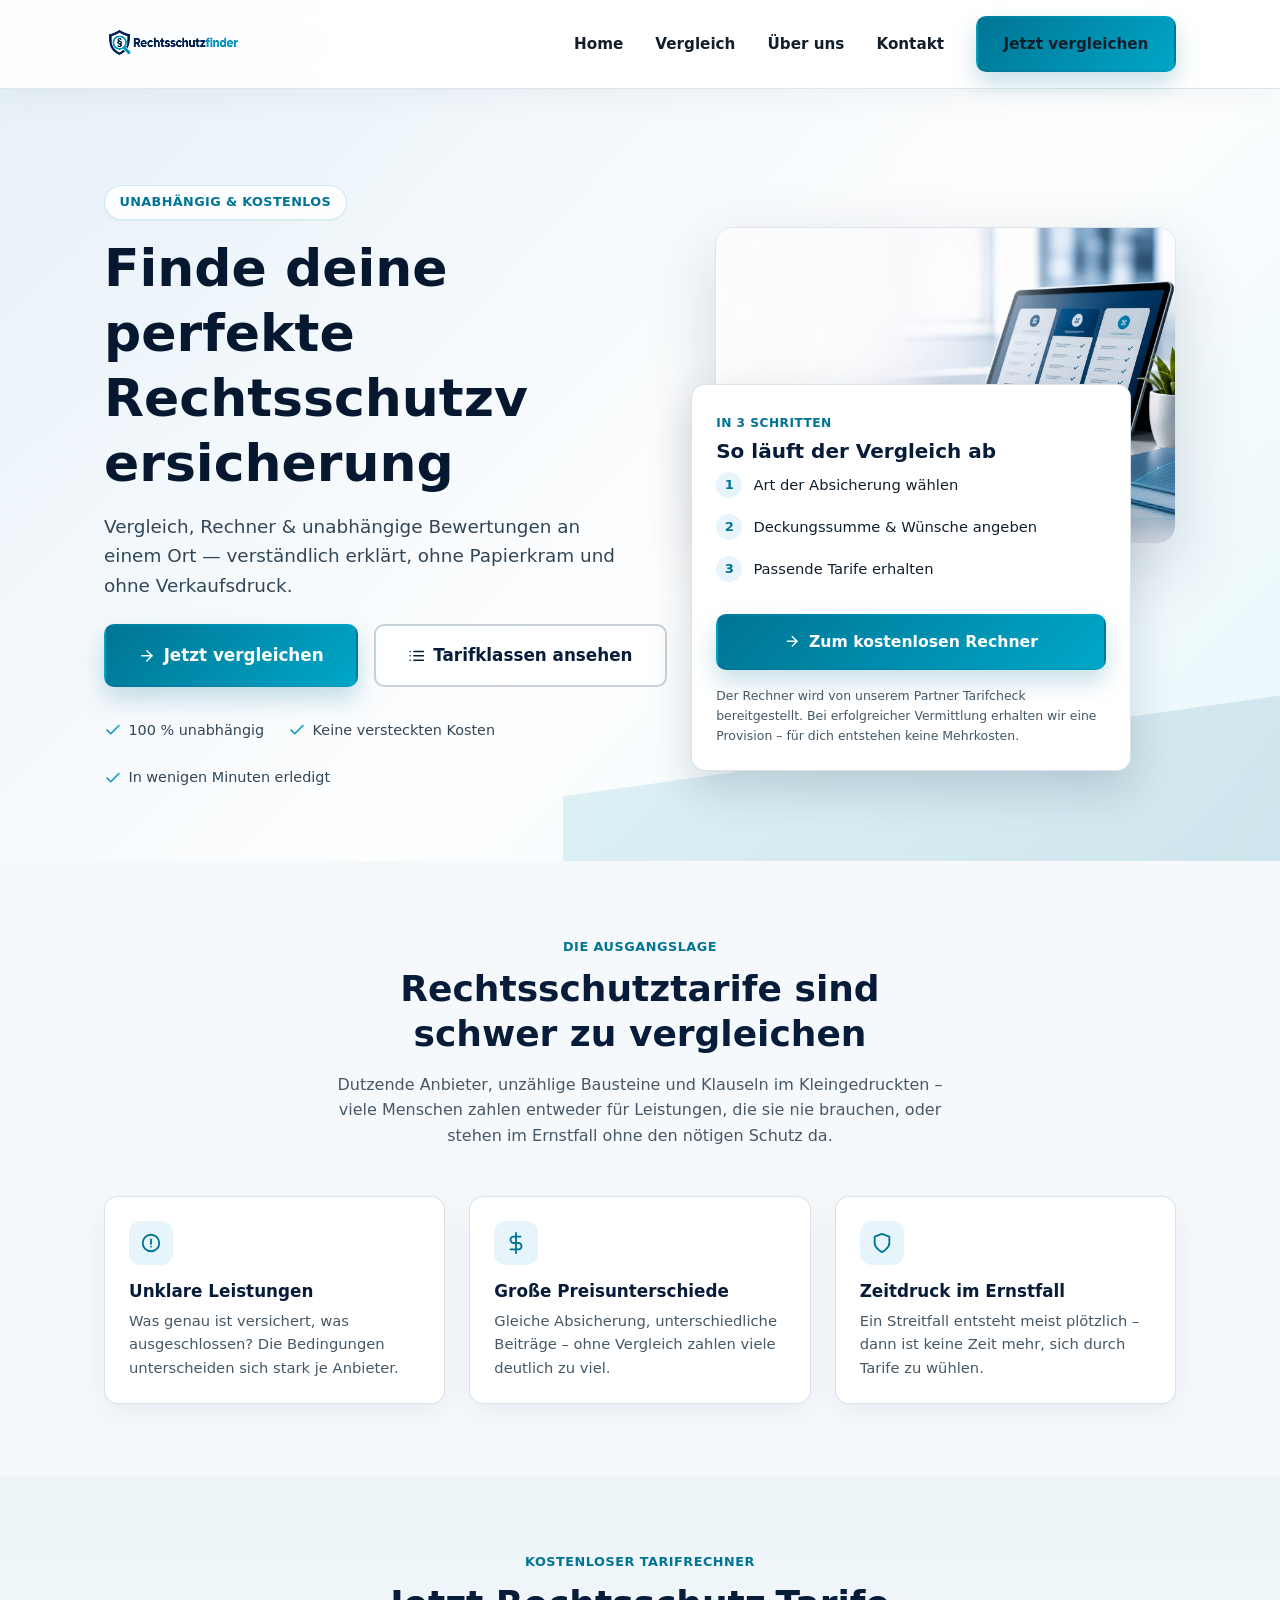
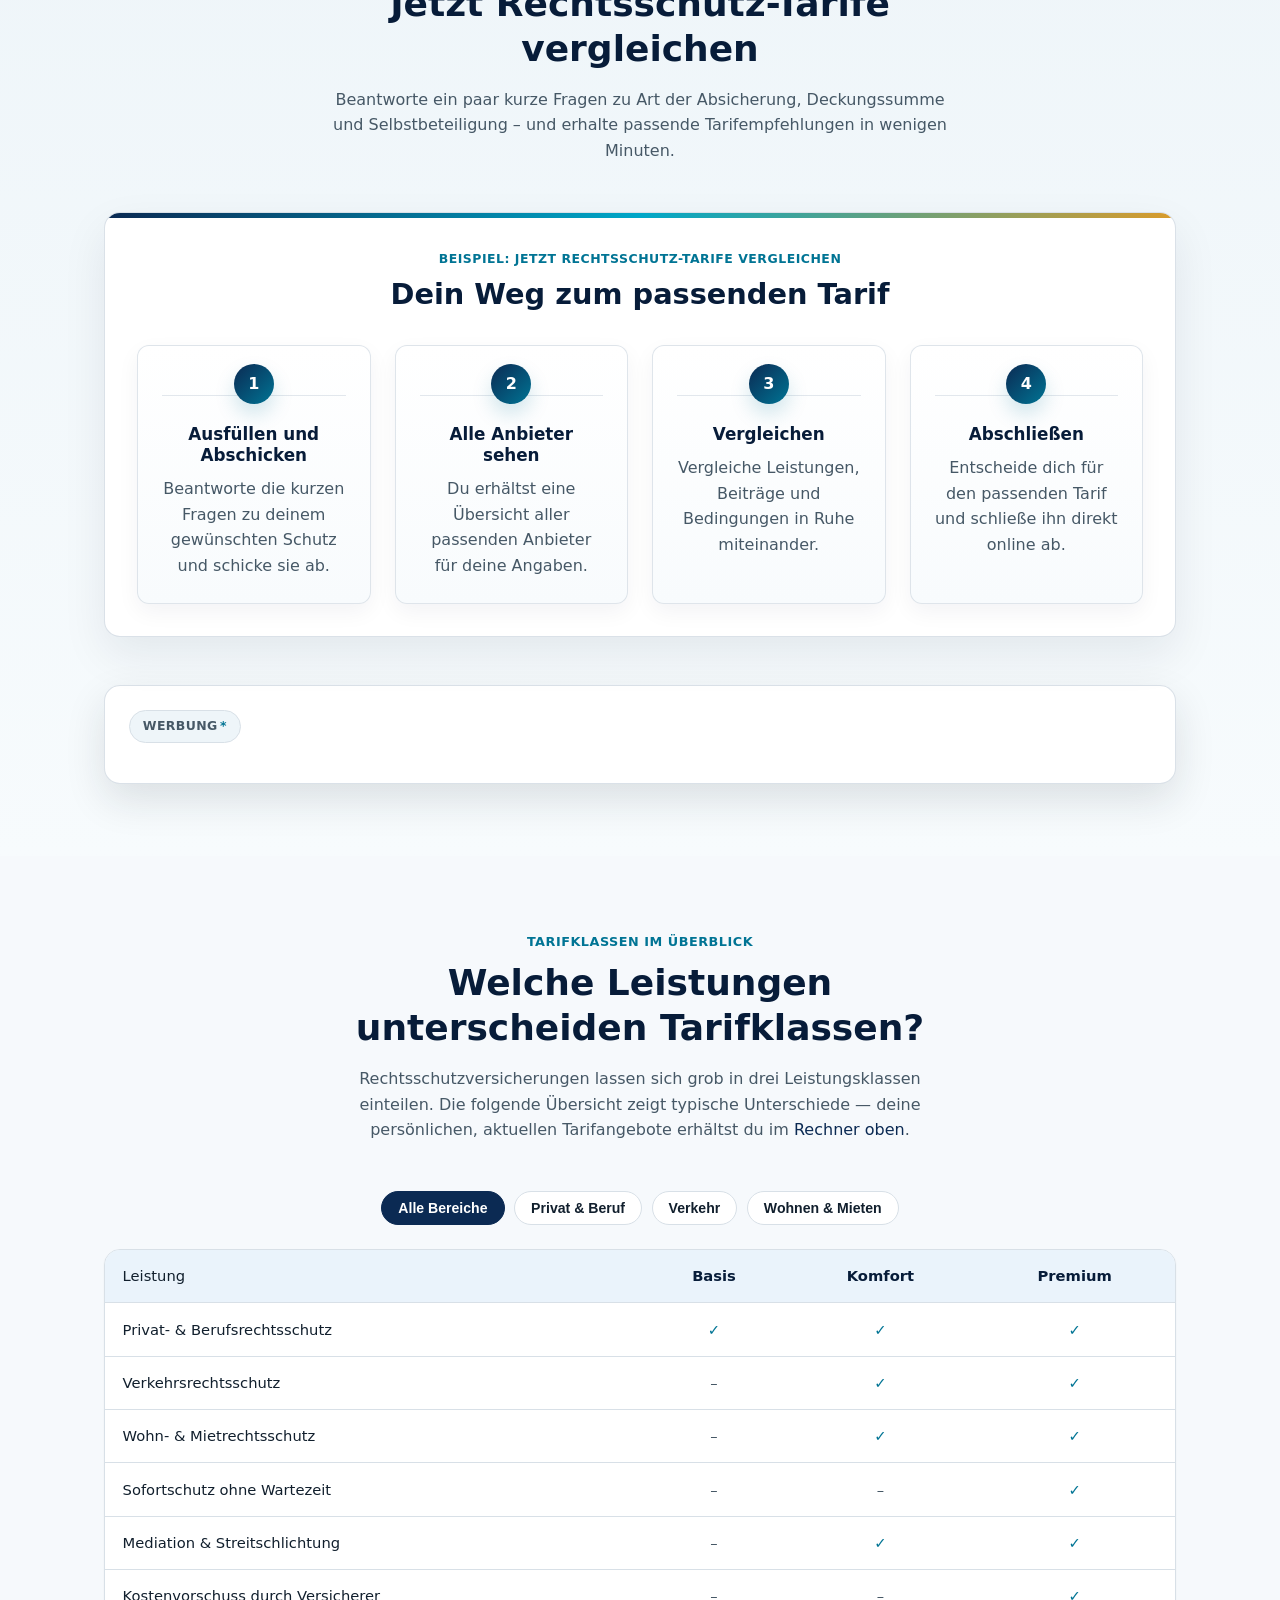
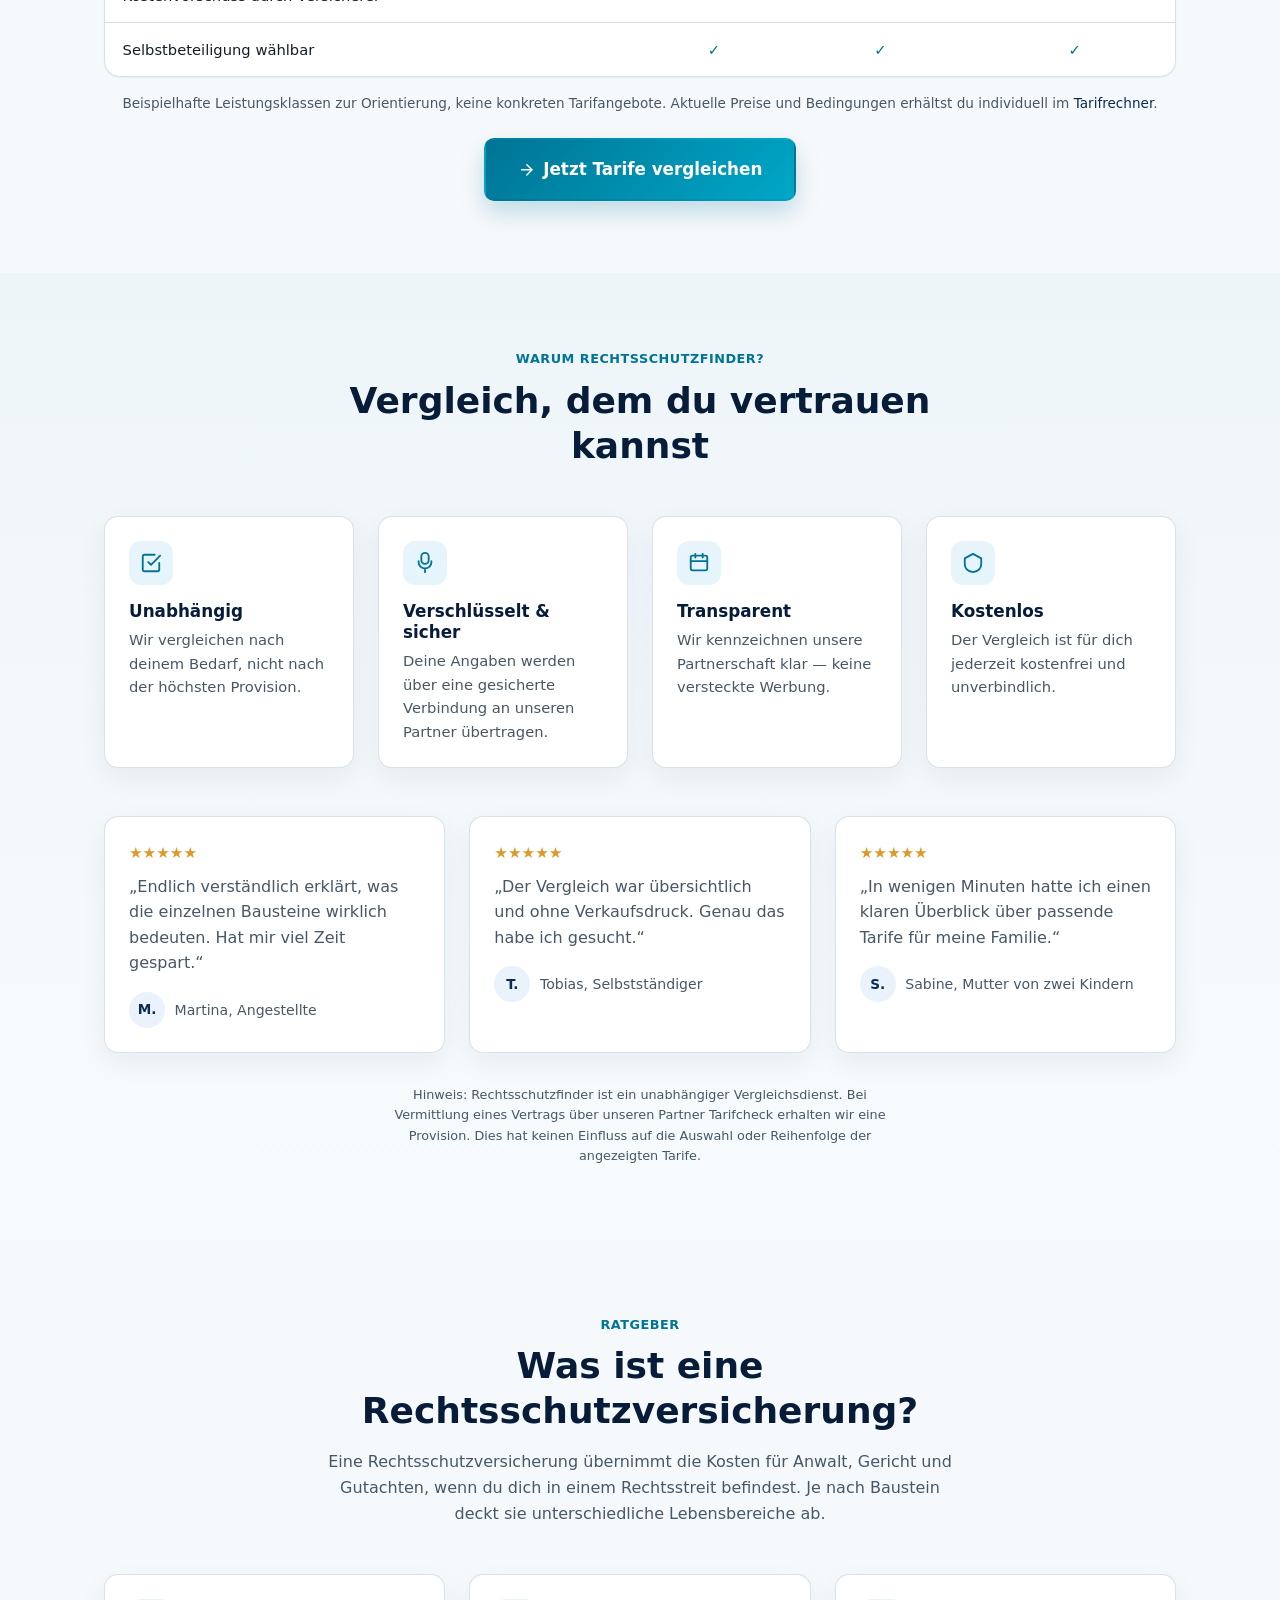
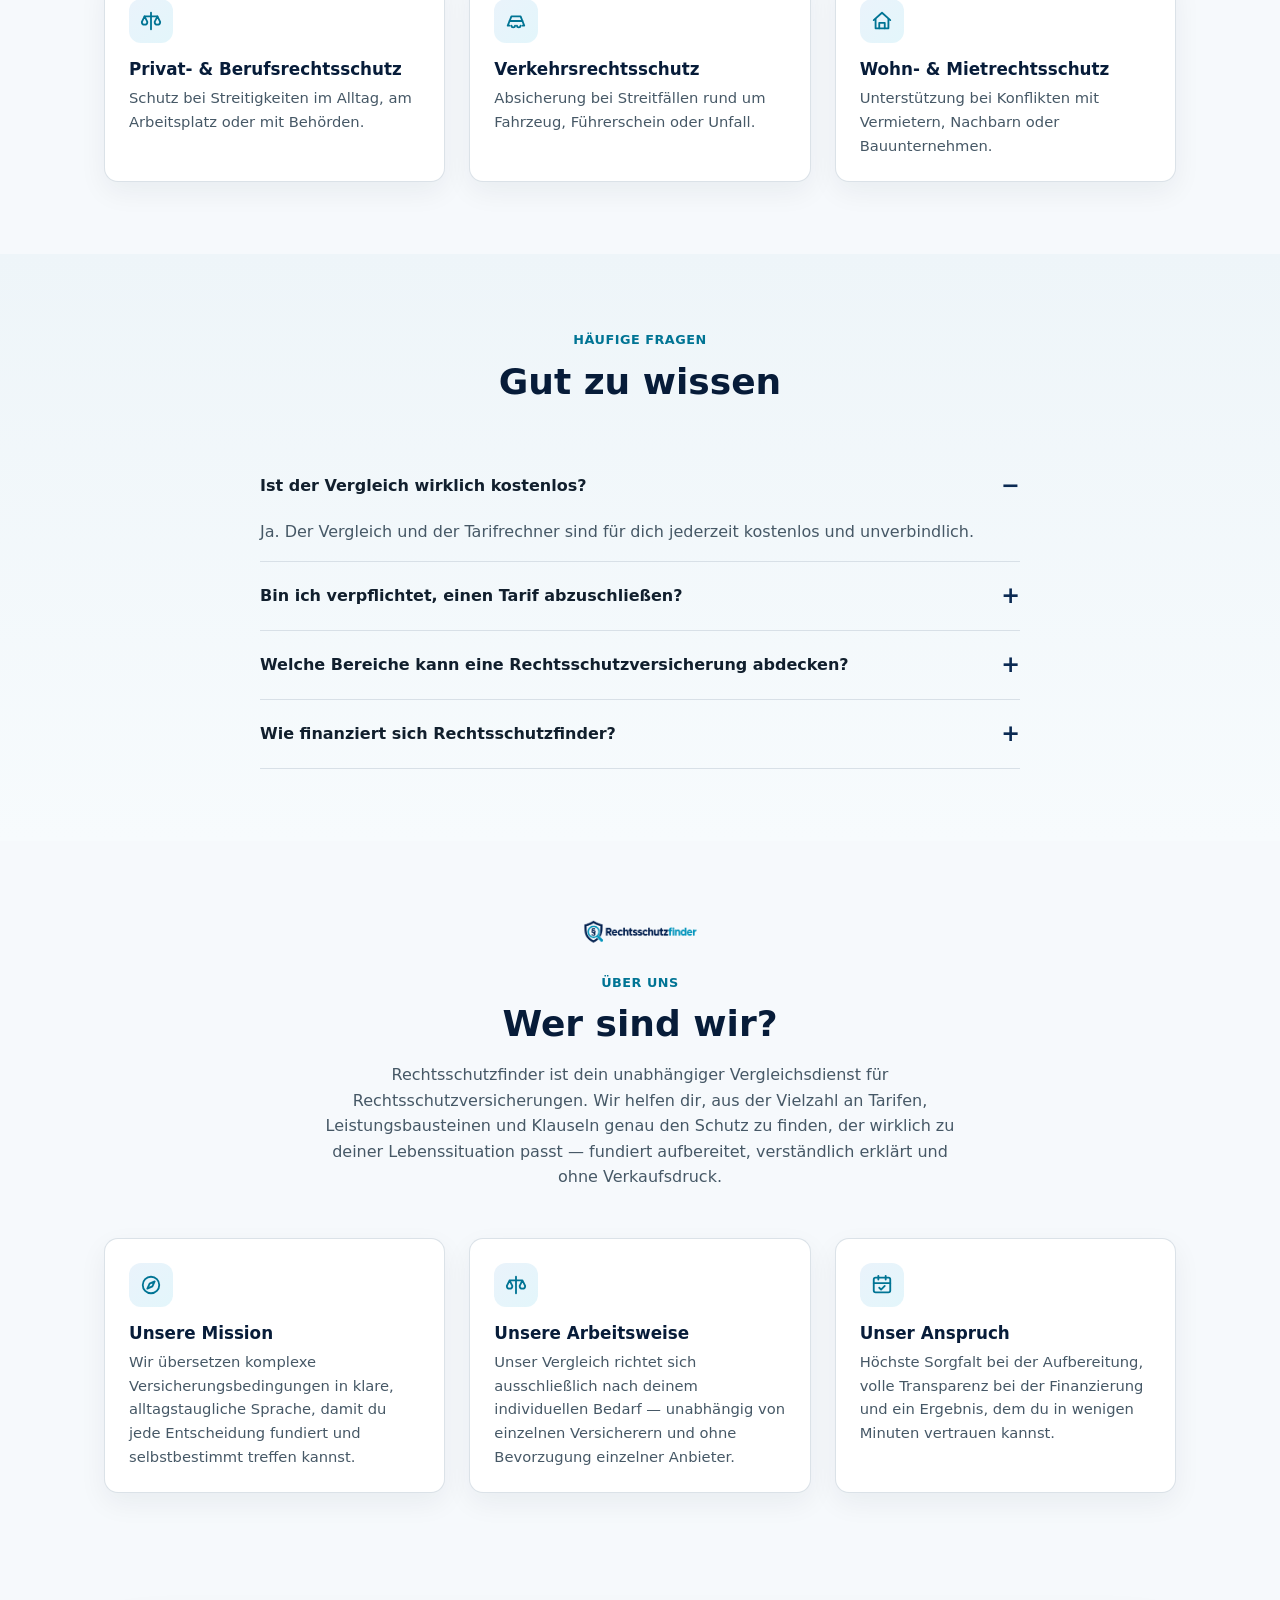
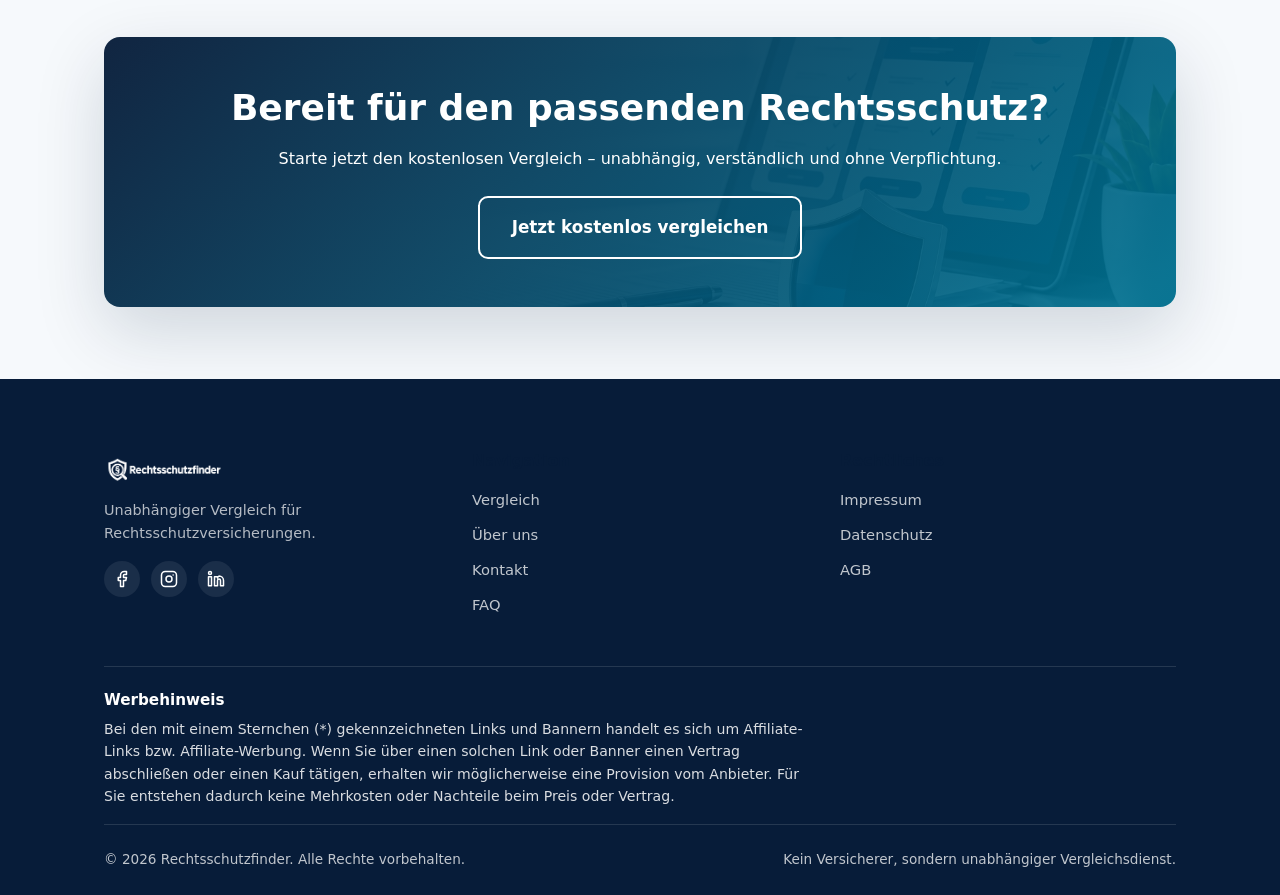
<file: index.html>
<!DOCTYPE html>
<html lang="de">
<head>
  <!-- Google Tag Manager -->
  <script>(function(w,d,s,l,i){w[l]=w[l]||[];w[l].push({'gtm.start':
  new Date().getTime(),event:'gtm.js'});var f=d.getElementsByTagName(s)[0],
  j=d.createElement(s),dl=l!='dataLayer'?'&l='+l:'';j.async=true;j.src=
  'https://www.googletagmanager.com/gtm.js?id='+i+dl;f.parentNode.insertBefore(j,f);
  })(window,document,'script','dataLayer','GTM-MNPLZW9K');</script>
  <!-- End Google Tag Manager -->
  <meta charset="UTF-8" />
  <meta name="viewport" content="width=device-width, initial-scale=1.0" />
  <title>Rechtsschutzfinder – Finde deine perfekte Rechtsschutzversicherung</title>
  <meta name="description" content="Vergleiche unabhängig Rechtsschutzversicherungen, nutze den kostenlosen Tarifrechner und finde in wenigen Minuten den passenden Schutz für dich." />

  <!-- Open Graph -->
  <meta property="og:type" content="website" />
  <meta property="og:site_name" content="Rechtsschutzfinder" />
  <meta property="og:title" content="Rechtsschutzfinder – Finde deine perfekte Rechtsschutzversicherung" />
  <meta property="og:description" content="Vergleich, Rechner & unabhängige Bewertungen für Rechtsschutzversicherungen." />
  <meta property="og:image" content="https://rechtsschutzfinder.de/assets/img/icon-512.png" />
  <meta property="og:url" content="https://rechtsschutzfinder.de/" />
  <meta property="og:locale" content="de_DE" />

  <link rel="icon" href="favicon.ico" sizes="any" />
  <link rel="icon" type="image/png" href="assets/img/icon-192.png" sizes="192x192" />
  <link rel="apple-touch-icon" href="assets/img/icon-180.png" />
  <link rel="canonical" href="https://rechtsschutzfinder.de/" />
  <link rel="stylesheet" href="assets/css/style.css" />

  <!-- Schema.org: Organization -->
  <script type="application/ld+json">
  {
    "@context": "https://schema.org",
    "@type": "Organization",
    "name": "Rechtsschutzfinder",
    "url": "https://rechtsschutzfinder.de/",
    "logo": "https://rechtsschutzfinder.de/assets/img/icon-512.png",
    "description": "Unabhängiger Vergleichsdienst für Rechtsschutzversicherungen mit kostenlosem Tarifrechner."
  }
  </script>

  <!-- Schema.org: FAQPage -->
  <script type="application/ld+json">
  {
    "@context": "https://schema.org",
    "@type": "FAQPage",
    "mainEntity": [
      {
        "@type": "Question",
        "name": "Ist die Nutzung von Rechtsschutzfinder kostenlos?",
        "acceptedAnswer": { "@type": "Answer", "text": "Ja. Der Vergleich und der Tarifrechner sind für dich jederzeit kostenlos und unverbindlich." }
      },
      {
        "@type": "Question",
        "name": "Bin ich verpflichtet, einen Tarif abzuschließen?",
        "acceptedAnswer": { "@type": "Answer", "text": "Nein. Du erhältst einen unabhängigen Überblick und entscheidest vollkommen frei, ob und welchen Tarif du wählst." }
      },
      {
        "@type": "Question",
        "name": "Welche Bereiche kann eine Rechtsschutzversicherung abdecken?",
        "acceptedAnswer": { "@type": "Answer", "text": "Je nach Tarif unter anderem Privat- und Berufsrechtsschutz, Verkehrsrechtsschutz sowie Wohn- und Mietrechtsschutz." }
      },
      {
        "@type": "Question",
        "name": "Wie finanziert sich Rechtsschutzfinder?",
        "acceptedAnswer": { "@type": "Answer", "text": "Wir erhalten bei erfolgreicher Vermittlung eine Provision von unserem Partner Tarifcheck. Für dich entstehen dadurch keine zusätzlichen Kosten und die Empfehlung bleibt unabhängig." }
      }
    ]
  }
  </script>

</head>
<body>
  <!-- Google Tag Manager (noscript) -->
  <noscript><iframe src="https://www.googletagmanager.com/ns.html?id=GTM-MNPLZW9K"
  height="0" width="0" style="display:none;visibility:hidden"></iframe></noscript>
  <!-- End Google Tag Manager (noscript) -->

  <a href="#main" class="visually-hidden">Zum Inhalt springen</a>

  <header class="site-header">
    <div class="container nav">
      <a href="index.html" class="nav__brand">
        <img src="assets/img/logo.webp" alt="Rechtsschutzfinder" class="nav__logo" />
      </a>

      <button class="nav__toggle" aria-label="Menü öffnen" aria-expanded="false">
        <svg viewBox="0 0 24 24" fill="none" stroke-width="2" stroke-linecap="round">
          <path d="M3 6h18M3 12h18M3 18h18" />
        </svg>
      </button>

      <ul class="nav__links">
        <li><a href="index.html">Home</a></li>
        <li><a href="#vergleich">Vergleich</a></li>
        <li><a href="#ueber-uns">Über uns</a></li>
        <li><a href="impressum.html#kontakt">Kontakt</a></li>
        <li><a href="#rechner" class="btn btn-primary">Jetzt vergleichen</a></li>
      </ul>
    </div>
  </header>

  <main id="main">

    <!-- ============ HERO ============ -->
    <section class="hero">
      <div class="container hero__grid">
        <div>
          <span class="hero__eyebrow">Unabhängig &amp; kostenlos</span>
          <h1>Finde deine perfekte Rechtsschutzversicherung</h1>
          <p class="hero__lead">
            Vergleich, Rechner &amp; unabhängige Bewertungen an einem Ort — verständlich
            erklärt, ohne Papierkram und ohne Verkaufsdruck.
          </p>

          <div class="hero__actions">
            <a href="#rechner" class="btn btn-primary btn-lg">
              <svg viewBox="0 0 24 24" fill="none" stroke-width="2" stroke-linecap="round" stroke-linejoin="round" aria-hidden="true"><path d="M5 12h14" /><path d="m12 5 7 7-7 7" /></svg>
              Jetzt vergleichen
            </a>
            <a href="#vergleich" class="btn btn-secondary btn-lg">
              <svg viewBox="0 0 24 24" fill="none" stroke-width="2" stroke-linecap="round" stroke-linejoin="round" aria-hidden="true"><path d="M8 6h13" /><path d="M8 12h13" /><path d="M8 18h13" /><path d="M3 6h.01" /><path d="M3 12h.01" /><path d="M3 18h.01" /></svg>
              Tarifklassen ansehen
            </a>
          </div>

          <ul class="hero__trust">
            <li>
              <svg viewBox="0 0 24 24" fill="none" stroke-width="2" stroke-linecap="round" stroke-linejoin="round"><path d="M20 6 9 17l-5-5" /></svg>
              100 % unabhängig
            </li>
            <li>
              <svg viewBox="0 0 24 24" fill="none" stroke-width="2" stroke-linecap="round" stroke-linejoin="round"><path d="M20 6 9 17l-5-5" /></svg>
              Keine versteckten Kosten
            </li>
            <li>
              <svg viewBox="0 0 24 24" fill="none" stroke-width="2" stroke-linecap="round" stroke-linejoin="round"><path d="M20 6 9 17l-5-5" /></svg>
              In wenigen Minuten erledigt
            </li>
          </ul>
        </div>

        <div class="hero__visual" aria-label="Rechtsschutzvergleich Illustration">
          <img src="assets/img/hero-rechtsschutz-vergleich.jpg" alt="Moderner Rechtsschutzvergleich mit Schutzschild und Tarifkarten" class="hero__image" />
          <div class="hero__card">
            <span class="hero__card-kicker">In 3 Schritten</span>
            <h3>So läuft der Vergleich ab</h3>
            <ul class="hero-steps">
              <li><span>1</span> Art der Absicherung wählen</li>
              <li><span>2</span> Deckungssumme &amp; Wünsche angeben</li>
              <li><span>3</span> Passende Tarife erhalten</li>
            </ul>
            <a href="#rechner" class="btn btn-primary hero__card-button">
              <svg viewBox="0 0 24 24" fill="none" stroke-width="2" stroke-linecap="round" stroke-linejoin="round" aria-hidden="true"><path d="M5 12h14" /><path d="m12 5 7 7-7 7" /></svg>
              Zum kostenlosen Rechner
            </a>
            <p>
              Der Rechner wird von unserem Partner Tarifcheck bereitgestellt. Bei erfolgreicher
              Vermittlung erhalten wir eine Provision – für dich entstehen keine Mehrkosten.
            </p>
          </div>
        </div>
      </div>
    </section>

    <!-- ============ PROBLEM ============ -->
    <section>
      <div class="container">
        <div class="section-head">
          <span class="eyebrow">Die Ausgangslage</span>
          <h2>Rechtsschutztarife sind schwer zu vergleichen</h2>
          <p>
            Dutzende Anbieter, unzählige Bausteine und Klauseln im Kleingedruckten –
            viele Menschen zahlen entweder für Leistungen, die sie nie brauchen,
            oder stehen im Ernstfall ohne den nötigen Schutz da.
          </p>
        </div>

        <div class="grid grid-3">
          <div class="card">
            <div class="card__icon">
              <svg viewBox="0 0 24 24" fill="none" stroke-width="2" stroke-linecap="round" stroke-linejoin="round"><circle cx="12" cy="12" r="9" /><path d="M12 8v5M12 16h.01" /></svg>
            </div>
            <h3>Unklare Leistungen</h3>
            <p>Was genau ist versichert, was ausgeschlossen? Die Bedingungen unterscheiden sich stark je Anbieter.</p>
          </div>
          <div class="card">
            <div class="card__icon">
              <svg viewBox="0 0 24 24" fill="none" stroke-width="2" stroke-linecap="round" stroke-linejoin="round"><path d="M12 1v22M17 5H9.5a3.5 3.5 0 0 0 0 7h5a3.5 3.5 0 0 1 0 7H6" /></svg>
            </div>
            <h3>Große Preisunterschiede</h3>
            <p>Gleiche Absicherung, unterschiedliche Beiträge – ohne Vergleich zahlen viele deutlich zu viel.</p>
          </div>
          <div class="card">
            <div class="card__icon">
              <svg viewBox="0 0 24 24" fill="none" stroke-width="2" stroke-linecap="round" stroke-linejoin="round"><path d="M12 22s8-4 8-10V5l-8-3-8 3v7c0 6 8 10 8 10Z" /></svg>
            </div>
            <h3>Zeitdruck im Ernstfall</h3>
            <p>Ein Streitfall entsteht meist plötzlich – dann ist keine Zeit mehr, sich durch Tarife zu wühlen.</p>
          </div>
        </div>
      </div>
    </section>

    <!-- ============ RECHNER (Tarifcheck iFrame) ============ -->
    <section id="rechner" class="section-muted">
      <div class="container">
        <div class="section-head">
          <span class="eyebrow">Kostenloser Tarifrechner</span>
          <h2>Jetzt Rechtsschutz-Tarife vergleichen</h2>
          <p>Beantworte ein paar kurze Fragen zu Art der Absicherung, Deckungssumme und Selbstbeteiligung – und erhalte passende Tarifempfehlungen in wenigen Minuten.</p>
        </div>

        <div class="steps-panel">
          <div class="steps-panel__head">
            <span class="eyebrow">Beispiel: Jetzt Rechtsschutz-Tarife vergleichen</span>
            <h3>Dein Weg zum passenden Tarif</h3>
          </div>
          <div class="steps">
            <div class="step">
              <h3>Ausfüllen und Abschicken</h3>
              <p>Beantworte die kurzen Fragen zu deinem gewünschten Schutz und schicke sie ab.</p>
            </div>
            <div class="step">
              <h3>Alle Anbieter sehen</h3>
              <p>Du erhältst eine Übersicht aller passenden Anbieter für deine Angaben.</p>
            </div>
            <div class="step">
              <h3>Vergleichen</h3>
              <p>Vergleiche Leistungen, Beiträge und Bedingungen in Ruhe miteinander.</p>
            </div>
            <div class="step">
              <h3>Abschließen</h3>
              <p>Entscheide dich für den passenden Tarif und schließe ihn direkt online ab.</p>
            </div>
          </div>
        </div>

        <div class="calculator-card">
          <span class="affiliate-banner-badge" data-affiliate>Werbung</span>
          <div style="width: 100%" id="tcpp-iframe-rs"></div>
          <script src="https://form.partner-versicherung.de/widgets/110866/tcpp-iframe-rs/rs-iframe.js"></script>
        </div>
      </div>
    </section>

    <!-- ============ VERGLEICHSTABELLE ============ -->
    <section id="vergleich">
      <div class="container">
        <div class="section-head">
          <span class="eyebrow">Tarifklassen im Überblick</span>
          <h2>Welche Leistungen unterscheiden Tarifklassen?</h2>
          <p>
            Rechtsschutzversicherungen lassen sich grob in drei Leistungsklassen einteilen.
            Die folgende Übersicht zeigt typische Unterschiede — deine persönlichen,
            aktuellen Tarifangebote erhältst du im
            <a href="#rechner">Rechner oben</a>.
          </p>
        </div>

        <div class="table-filter" role="group" aria-label="Vergleich filtern">
          <button class="filter-btn is-active" data-filter="alle">Alle Bereiche</button>
          <button class="filter-btn" data-filter="privat">Privat &amp; Beruf</button>
          <button class="filter-btn" data-filter="verkehr">Verkehr</button>
          <button class="filter-btn" data-filter="wohnen">Wohnen &amp; Mieten</button>
        </div>

        <div class="table-wrap">
          <table class="compare-table">
            <thead>
              <tr>
                <th>Leistung</th>
                <th>Basis</th>
                <th>Komfort</th>
                <th>Premium</th>
              </tr>
            </thead>
            <tbody>
              <tr data-tags="privat">
                <td>Privat- &amp; Berufsrechtsschutz</td>
                <td class="yes">✓</td>
                <td class="yes">✓</td>
                <td class="yes">✓</td>
              </tr>
              <tr data-tags="verkehr">
                <td>Verkehrsrechtsschutz</td>
                <td class="no">–</td>
                <td class="yes">✓</td>
                <td class="yes">✓</td>
              </tr>
              <tr data-tags="wohnen">
                <td>Wohn- &amp; Mietrechtsschutz</td>
                <td class="no">–</td>
                <td class="yes">✓</td>
                <td class="yes">✓</td>
              </tr>
              <tr data-tags="privat verkehr wohnen">
                <td>Sofortschutz ohne Wartezeit</td>
                <td class="no">–</td>
                <td class="no">–</td>
                <td class="yes">✓</td>
              </tr>
              <tr data-tags="privat verkehr wohnen">
                <td>Mediation &amp; Streitschlichtung</td>
                <td class="no">–</td>
                <td class="yes">✓</td>
                <td class="yes">✓</td>
              </tr>
              <tr data-tags="privat verkehr wohnen">
                <td>Kostenvorschuss durch Versicherer</td>
                <td class="no">–</td>
                <td class="no">–</td>
                <td class="yes">✓</td>
              </tr>
              <tr data-tags="privat verkehr wohnen">
                <td>Selbstbeteiligung wählbar</td>
                <td class="yes">✓</td>
                <td class="yes">✓</td>
                <td class="yes">✓</td>
              </tr>
            </tbody>
          </table>
        </div>

        <p style="font-size:0.85rem; text-align:center; margin-top: var(--space-2);">
          Beispielhafte Leistungsklassen zur Orientierung, keine konkreten Tarifangebote.
          Aktuelle Preise und Bedingungen erhältst du individuell im
          <a href="#rechner">Tarifrechner</a>.
        </p>

        <div class="compare-cta">
          <a href="#rechner" class="btn btn-primary btn-lg">
            <svg viewBox="0 0 24 24" fill="none" stroke-width="2" stroke-linecap="round" stroke-linejoin="round" aria-hidden="true"><path d="M5 12h14" /><path d="m12 5 7 7-7 7" /></svg>
            Jetzt Tarife vergleichen
          </a>
        </div>
      </div>
    </section>

    <!-- ============ TRUST-SECTION ============ -->
    <section class="section-muted">
      <div class="container">
        <div class="section-head">
          <span class="eyebrow">Warum Rechtsschutzfinder?</span>
          <h2>Vergleich, dem du vertrauen kannst</h2>
        </div>

        <div class="grid grid-4">
          <div class="card">
            <div class="card__icon">
              <svg viewBox="0 0 24 24" fill="none" stroke-width="2" stroke-linecap="round" stroke-linejoin="round"><path d="m9 11 3 3L22 4M21 12v7a2 2 0 0 1-2 2H5a2 2 0 0 1-2-2V5a2 2 0 0 1 2-2h11" /></svg>
            </div>
            <h3>Unabhängig</h3>
            <p>Wir vergleichen nach deinem Bedarf, nicht nach der höchsten Provision.</p>
          </div>
          <div class="card">
            <div class="card__icon">
              <svg viewBox="0 0 24 24" fill="none" stroke-width="2" stroke-linecap="round" stroke-linejoin="round"><path d="M12 1a4 4 0 0 1 4 4v4a4 4 0 0 1-8 0V5a4 4 0 0 1 4-4Z" /><path d="M19 10v1a7 7 0 0 1-14 0v-1M12 18v4" /></svg>
            </div>
            <h3>Verschlüsselt &amp; sicher</h3>
            <p>Deine Angaben werden über eine gesicherte Verbindung an unseren Partner übertragen.</p>
          </div>
          <div class="card">
            <div class="card__icon">
              <svg viewBox="0 0 24 24" fill="none" stroke-width="2" stroke-linecap="round" stroke-linejoin="round"><rect x="3" y="4" width="18" height="16" rx="2" /><path d="M8 2v4M16 2v4M3 10h18" /></svg>
            </div>
            <h3>Transparent</h3>
            <p>Wir kennzeichnen unsere Partnerschaft klar — keine versteckte Werbung.</p>
          </div>
          <div class="card">
            <div class="card__icon">
              <svg viewBox="0 0 24 24" fill="none" stroke-width="2" stroke-linecap="round" stroke-linejoin="round"><path d="M12 2 3 7v6c0 5 4 8 9 9 5-1 9-4 9-9V7l-9-5Z" /></svg>
            </div>
            <h3>Kostenlos</h3>
            <p>Der Vergleich ist für dich jederzeit kostenfrei und unverbindlich.</p>
          </div>
        </div>

        <div class="grid grid-3" style="margin-top: var(--space-5);">
          <div class="quote">
            <div class="quote__stars">★★★★★</div>
            <p>„Endlich verständlich erklärt, was die einzelnen Bausteine wirklich bedeuten. Hat mir viel Zeit gespart.“</p>
            <div class="quote__author">
              <div class="quote__avatar">M.</div>
              <span>Martina, Angestellte</span>
            </div>
          </div>
          <div class="quote">
            <div class="quote__stars">★★★★★</div>
            <p>„Der Vergleich war übersichtlich und ohne Verkaufsdruck. Genau das habe ich gesucht.“</p>
            <div class="quote__author">
              <div class="quote__avatar">T.</div>
              <span>Tobias, Selbstständiger</span>
            </div>
          </div>
          <div class="quote">
            <div class="quote__stars">★★★★★</div>
            <p>„In wenigen Minuten hatte ich einen klaren Überblick über passende Tarife für meine Familie.“</p>
            <div class="quote__author">
              <div class="quote__avatar">S.</div>
              <span>Sabine, Mutter von zwei Kindern</span>
            </div>
          </div>
        </div>

        <p class="affiliate-note">
          Hinweis: Rechtsschutzfinder ist ein unabhängiger Vergleichsdienst. Bei Vermittlung eines
          Vertrags über unseren Partner Tarifcheck erhalten wir eine Provision. Dies hat keinen
          Einfluss auf die Auswahl oder Reihenfolge der angezeigten Tarife.
        </p>
      </div>
    </section>

    <!-- ============ RATGEBER ============ -->
    <section id="ratgeber">
      <div class="container">
        <div class="section-head">
          <span class="eyebrow">Ratgeber</span>
          <h2>Was ist eine Rechtsschutzversicherung?</h2>
          <p>
            Eine Rechtsschutzversicherung übernimmt die Kosten für Anwalt, Gericht und
            Gutachten, wenn du dich in einem Rechtsstreit befindest. Je nach Baustein
            deckt sie unterschiedliche Lebensbereiche ab.
          </p>
        </div>

        <div class="grid grid-3">
          <div class="card">
            <div class="card__icon">
              <svg viewBox="0 0 24 24" fill="none" stroke-width="2" stroke-linecap="round" stroke-linejoin="round"><path d="M12 3v18" /><path d="M5 7h14" /><path d="M5 7 2 13a3 3 0 0 0 6 0L5 7Zm14 0-3 6a3 3 0 0 0 6 0l-3-6Z" /></svg>
            </div>
            <h3>Privat- &amp; Berufsrechtsschutz</h3>
            <p>Schutz bei Streitigkeiten im Alltag, am Arbeitsplatz oder mit Behörden.</p>
          </div>
          <div class="card">
            <div class="card__icon">
              <svg viewBox="0 0 24 24" fill="none" stroke-width="2" stroke-linecap="round" stroke-linejoin="round"><path d="M19 17h2l-2-5-2-5H7l-2 5-2 5h2" /><path d="M7 17a2 2 0 1 0 4 0" /><path d="M13 17a2 2 0 1 0 4 0" /><path d="M5 12h14" /></svg>
            </div>
            <h3>Verkehrsrechtsschutz</h3>
            <p>Absicherung bei Streitfällen rund um Fahrzeug, Führerschein oder Unfall.</p>
          </div>
          <div class="card">
            <div class="card__icon">
              <svg viewBox="0 0 24 24" fill="none" stroke-width="2" stroke-linecap="round" stroke-linejoin="round"><path d="m3 11 9-8 9 8" /><path d="M5 10v10h14V10" /><path d="M9 20v-6h6v6" /></svg>
            </div>
            <h3>Wohn- &amp; Mietrechtsschutz</h3>
            <p>Unterstützung bei Konflikten mit Vermietern, Nachbarn oder Bauunternehmen.</p>
          </div>
        </div>
      </div>
    </section>

    <!-- ============ FAQ ============ -->
    <section id="faq" class="section-muted">
      <div class="container">
        <div class="section-head">
          <span class="eyebrow">Häufige Fragen</span>
          <h2>Gut zu wissen</h2>
        </div>

        <div class="faq">
          <details class="faq-item" open>
            <summary>Ist der Vergleich wirklich kostenlos?</summary>
            <p>Ja. Der Vergleich und der Tarifrechner sind für dich jederzeit kostenlos und unverbindlich.</p>
          </details>
          <details class="faq-item">
            <summary>Bin ich verpflichtet, einen Tarif abzuschließen?</summary>
            <p>Nein. Du erhältst einen unabhängigen Überblick und entscheidest vollkommen frei, ob und welchen Tarif du wählst.</p>
          </details>
          <details class="faq-item">
            <summary>Welche Bereiche kann eine Rechtsschutzversicherung abdecken?</summary>
            <p>Je nach Tarif unter anderem Privat- und Berufsrechtsschutz, Verkehrsrechtsschutz sowie Wohn- und Mietrechtsschutz.</p>
          </details>
          <details class="faq-item">
            <summary>Wie finanziert sich Rechtsschutzfinder?</summary>
            <p>Wir erhalten bei erfolgreicher Vermittlung eine Provision von unserem Partner Tarifcheck. Für dich entstehen dadurch keine zusätzlichen Kosten, und die Empfehlung bleibt unabhängig von der Anbieterauswahl.</p>
          </details>
        </div>
      </div>
    </section>

    <!-- ============ ÜBER UNS ============ -->
    <section id="ueber-uns">
      <div class="container">
        <div class="section-head">
          <img src="assets/img/logo.webp" alt="Rechtsschutzfinder" class="section-head__logo" />
          <span class="eyebrow">Über uns</span>
          <h2>Wer sind wir?</h2>
          <p>
            Rechtsschutzfinder ist dein unabhängiger Vergleichsdienst für
            Rechtsschutzversicherungen. Wir helfen dir, aus der Vielzahl an Tarifen,
            Leistungsbausteinen und Klauseln genau den Schutz zu finden, der wirklich zu
            deiner Lebenssituation passt — fundiert aufbereitet, verständlich erklärt und
            ohne Verkaufsdruck.
          </p>
        </div>

        <div class="grid grid-3">
          <div class="card">
            <div class="card__icon">
              <svg viewBox="0 0 24 24" fill="none" stroke-width="2" stroke-linecap="round" stroke-linejoin="round"><circle cx="12" cy="12" r="9" /><polygon points="16 8 13.5 13.5 8 16 10.5 10.5 16 8" /></svg>
            </div>
            <h3>Unsere Mission</h3>
            <p>Wir übersetzen komplexe Versicherungsbedingungen in klare, alltagstaugliche Sprache, damit du jede Entscheidung fundiert und selbstbestimmt treffen kannst.</p>
          </div>
          <div class="card">
            <div class="card__icon">
              <svg viewBox="0 0 24 24" fill="none" stroke-width="2" stroke-linecap="round" stroke-linejoin="round"><path d="M12 3v18M5 7h14M5 7 2 13a3 3 0 0 0 6 0L5 7Zm14 0-3 6a3 3 0 0 0 6 0l-3-6Z" /></svg>
            </div>
            <h3>Unsere Arbeitsweise</h3>
            <p>Unser Vergleich richtet sich ausschließlich nach deinem individuellen Bedarf — unabhängig von einzelnen Versicherern und ohne Bevorzugung einzelner Anbieter.</p>
          </div>
          <div class="card">
            <div class="card__icon">
              <svg viewBox="0 0 24 24" fill="none" stroke-width="2" stroke-linecap="round" stroke-linejoin="round"><rect x="3" y="4" width="18" height="16" rx="2" /><path d="M8 2v4M16 2v4M3 10h18" /><path d="m9 15 2 2 4-4" /></svg>
            </div>
            <h3>Unser Anspruch</h3>
            <p>Höchste Sorgfalt bei der Aufbereitung, volle Transparenz bei der Finanzierung und ein Ergebnis, dem du in wenigen Minuten vertrauen kannst.</p>
          </div>
        </div>
      </div>
    </section>

    <!-- ============ CTA ============ -->
    <section>
      <div class="container">
        <div class="cta-band">
          <h2>Bereit für den passenden Rechtsschutz?</h2>
          <p>Starte jetzt den kostenlosen Vergleich – unabhängig, verständlich und ohne Verpflichtung.</p>
          <div class="hero__actions" style="justify-content:center;">
            <a href="#rechner" class="btn btn-secondary btn-lg">Jetzt kostenlos vergleichen</a>
          </div>
        </div>
      </div>
    </section>

  </main>

  <footer class="site-footer">
    <div class="container">
      <div class="footer__grid">
        <div>
          <img src="assets/img/logo.webp" alt="Rechtsschutzfinder" class="footer__logo" style="filter: brightness(0) invert(1);" />
          <p style="color:rgba(255,255,255,0.7); font-size:0.9rem;">Unabhängiger Vergleich für Rechtsschutzversicherungen.</p>
          <div class="footer__social">
            <a href="#" aria-label="Facebook">
              <svg viewBox="0 0 24 24" fill="none" stroke-width="2" stroke-linecap="round" stroke-linejoin="round"><path d="M18 2h-3a5 5 0 0 0-5 5v3H7v4h3v8h4v-8h3l1-4h-4V7a1 1 0 0 1 1-1h3Z" /></svg>
            </a>
            <a href="#" aria-label="Instagram">
              <svg viewBox="0 0 24 24" fill="none" stroke-width="2" stroke-linecap="round" stroke-linejoin="round"><rect x="2" y="2" width="20" height="20" rx="5" /><circle cx="12" cy="12" r="4" /><path d="M17.5 6.5h.01" /></svg>
            </a>
            <a href="#" aria-label="LinkedIn">
              <svg viewBox="0 0 24 24" fill="none" stroke-width="2" stroke-linecap="round" stroke-linejoin="round"><path d="M16 8a6 6 0 0 1 6 6v7h-4v-7a2 2 0 0 0-4 0v7h-4V9h4v1.5A5.5 5.5 0 0 1 16 8Z" /><rect x="2" y="9" width="4" height="12" /><circle cx="4" cy="4" r="2" /></svg>
            </a>
          </div>
        </div>
        <div>
          <h4>Navigation</h4>
          <ul class="footer__links">
            <li><a href="#vergleich">Vergleich</a></li>
            <li><a href="#ueber-uns">Über uns</a></li>
            <li><a href="impressum.html#kontakt">Kontakt</a></li>
            <li><a href="#faq">FAQ</a></li>
          </ul>
        </div>
        <div>
          <h4>Rechtliches</h4>
          <ul class="footer__links">
            <li><a href="https://www.function-concept.com/impressum" target="_blank" rel="noopener">Impressum</a></li>
            <li><a href="https://www.function-concept.com/datenschutz" target="_blank" rel="noopener">Datenschutz</a></li>
            <li><a href="agb.html">AGB</a></li>
          </ul>
        </div>
      </div>

      <div class="footer__affiliate">
        <h4>Werbehinweis</h4>
        <p>
          Bei den mit einem Sternchen (*) gekennzeichneten Links und Bannern handelt es sich
          um Affiliate-Links bzw. Affiliate-Werbung. Wenn Sie über einen solchen Link oder
          Banner einen Vertrag abschließen oder einen Kauf tätigen, erhalten wir möglicherweise
          eine Provision vom Anbieter. Für Sie entstehen dadurch keine Mehrkosten oder Nachteile
          beim Preis oder Vertrag.
        </p>
      </div>

      <div class="footer__bottom">
        <span>© 2026 Rechtsschutzfinder. Alle Rechte vorbehalten.</span>
        <span>Kein Versicherer, sondern unabhängiger Vergleichsdienst.</span>
      </div>
    </div>
  </footer>

  <script src="assets/js/main.js"></script>
</body>
</html>
</file>
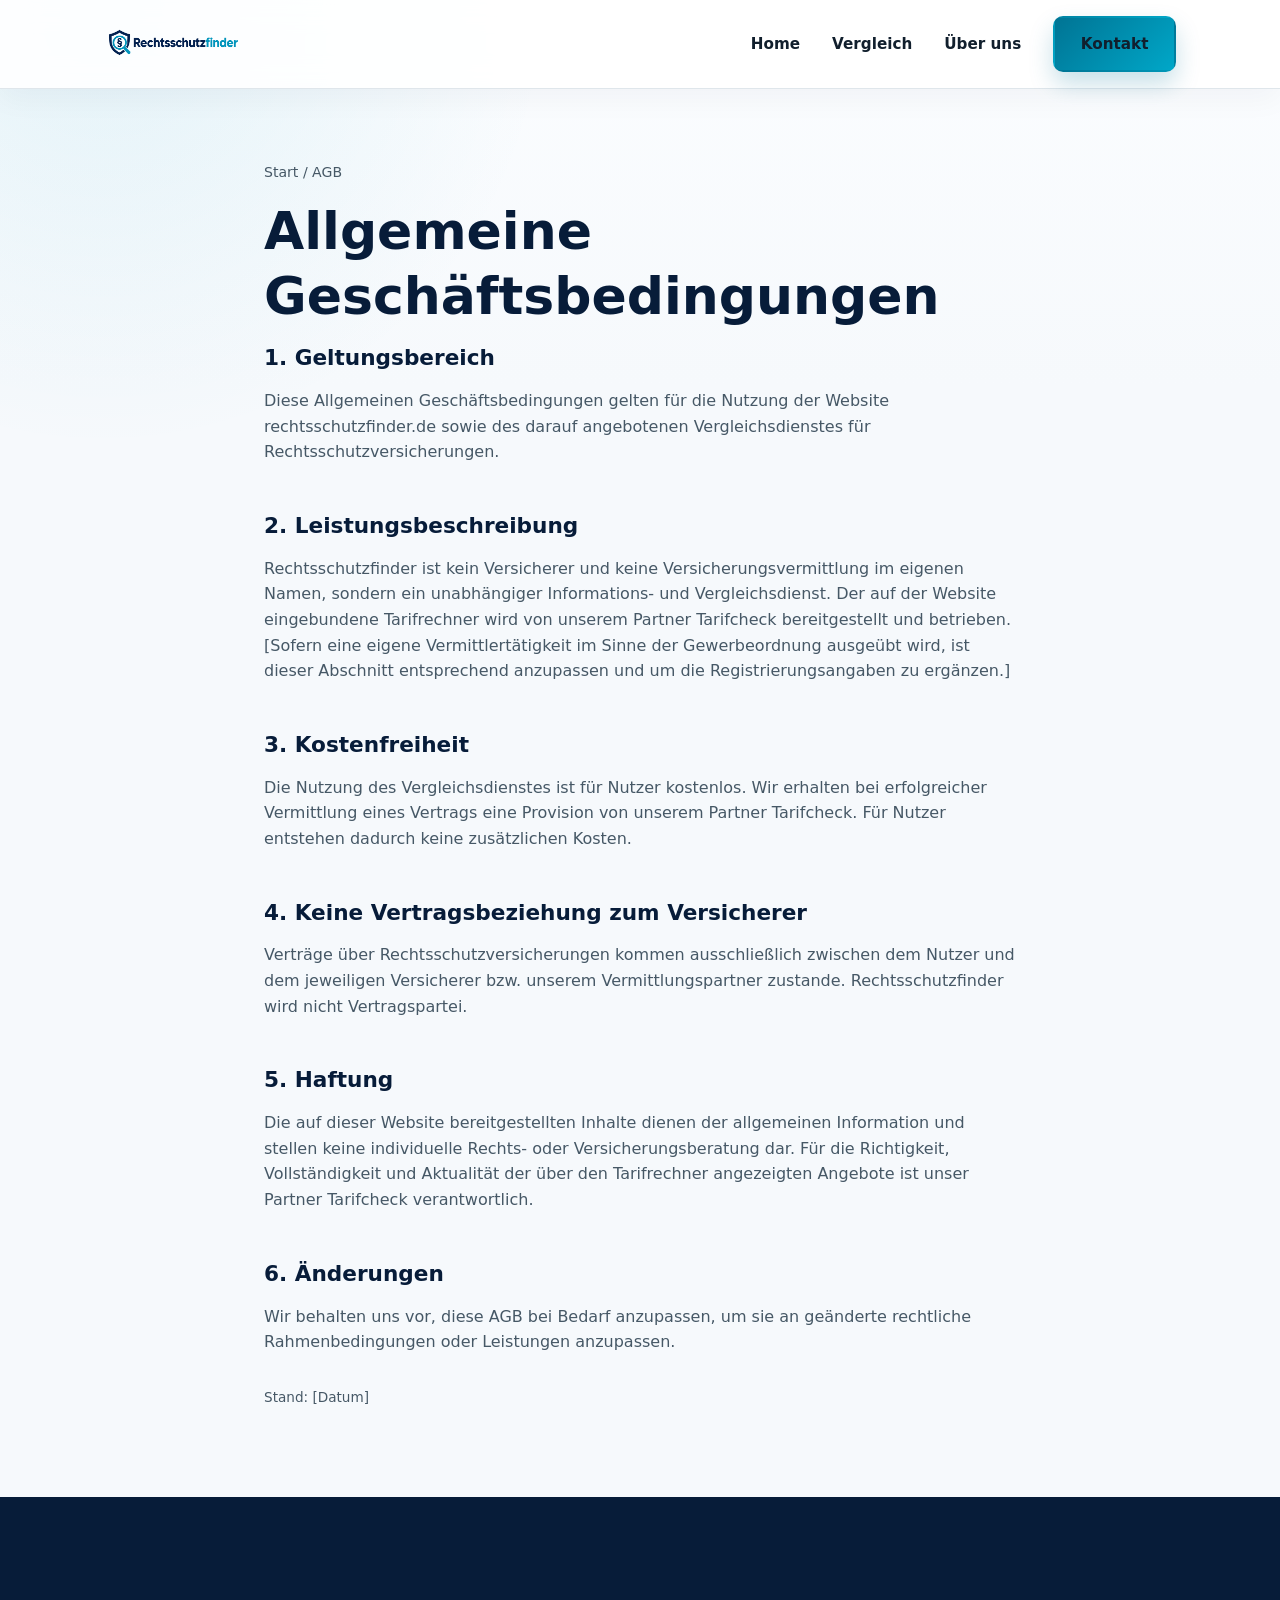
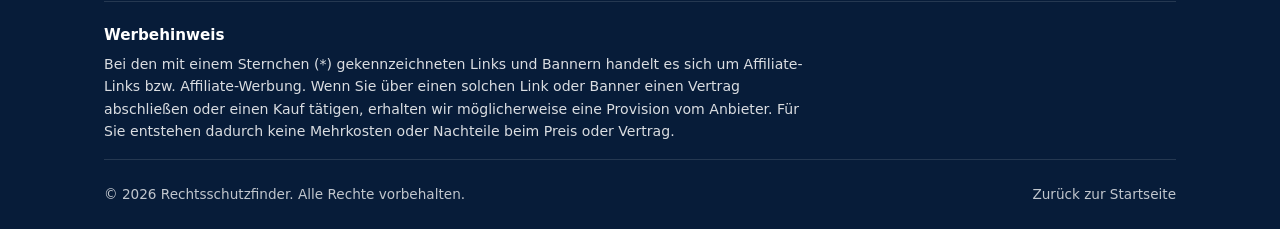
<file: agb.html>
<!DOCTYPE html>
<html lang="de">
<head>
  <!-- Google Tag Manager -->
  <script>(function(w,d,s,l,i){w[l]=w[l]||[];w[l].push({'gtm.start':
  new Date().getTime(),event:'gtm.js'});var f=d.getElementsByTagName(s)[0],
  j=d.createElement(s),dl=l!='dataLayer'?'&l='+l:'';j.async=true;j.src=
  'https://www.googletagmanager.com/gtm.js?id='+i+dl;f.parentNode.insertBefore(j,f);
  })(window,document,'script','dataLayer','GTM-MNPLZW9K');</script>
  <!-- End Google Tag Manager -->
  <meta charset="UTF-8" />
  <meta name="viewport" content="width=device-width, initial-scale=1.0" />
  <title>AGB – Rechtsschutzfinder</title>
  <meta name="robots" content="noindex" />
  <link rel="icon" href="favicon.ico" sizes="any" />
  <link rel="icon" type="image/png" href="assets/img/icon-192.png" sizes="192x192" />
  <link rel="apple-touch-icon" href="assets/img/icon-180.png" />
  <link rel="stylesheet" href="assets/css/style.css" />
</head>
<body>
  <!-- Google Tag Manager (noscript) -->
  <noscript><iframe src="https://www.googletagmanager.com/ns.html?id=GTM-MNPLZW9K"
  height="0" width="0" style="display:none;visibility:hidden"></iframe></noscript>
  <!-- End Google Tag Manager (noscript) -->

  <header class="site-header">
    <div class="container nav">
      <a href="index.html" class="nav__brand">
        <img src="assets/img/logo.webp" alt="Rechtsschutzfinder" class="nav__logo" />
      </a>
      <button class="nav__toggle" aria-label="Menü öffnen" aria-expanded="false">
        <svg viewBox="0 0 24 24" fill="none" stroke-width="2" stroke-linecap="round">
          <path d="M3 6h18M3 12h18M3 18h18" />
        </svg>
      </button>
      <ul class="nav__links">
        <li><a href="index.html">Home</a></li>
        <li><a href="index.html#vergleich">Vergleich</a></li>
        <li><a href="index.html#ueber-uns">Über uns</a></li>
        <li><a href="impressum.html#kontakt" class="btn btn-primary">Kontakt</a></li>
      </ul>
    </div>
  </header>

  <main class="legal">
    <div class="container">
      <p class="breadcrumb"><a href="index.html">Start</a> / AGB</p>
      <h1>Allgemeine Geschäftsbedingungen</h1>

      <h2>1. Geltungsbereich</h2>
      <p>
        Diese Allgemeinen Geschäftsbedingungen gelten für die Nutzung der Website
        rechtsschutzfinder.de sowie des darauf angebotenen Vergleichsdienstes für
        Rechtsschutzversicherungen.
      </p>

      <h2>2. Leistungsbeschreibung</h2>
      <p>
        Rechtsschutzfinder ist kein Versicherer und keine Versicherungsvermittlung im
        eigenen Namen, sondern ein unabhängiger Informations- und Vergleichsdienst. Der
        auf der Website eingebundene Tarifrechner wird von unserem Partner Tarifcheck
        bereitgestellt und betrieben. [Sofern eine eigene Vermittlertätigkeit im Sinne der
        Gewerbeordnung ausgeübt wird, ist dieser Abschnitt entsprechend anzupassen und um
        die Registrierungsangaben zu ergänzen.]
      </p>

      <h2>3. Kostenfreiheit</h2>
      <p>
        Die Nutzung des Vergleichsdienstes ist für Nutzer kostenlos. Wir erhalten bei
        erfolgreicher Vermittlung eines Vertrags eine Provision von unserem Partner
        Tarifcheck. Für Nutzer entstehen dadurch keine zusätzlichen Kosten.
      </p>

      <h2>4. Keine Vertragsbeziehung zum Versicherer</h2>
      <p>
        Verträge über Rechtsschutzversicherungen kommen ausschließlich zwischen dem
        Nutzer und dem jeweiligen Versicherer bzw. unserem Vermittlungspartner zustande.
        Rechtsschutzfinder wird nicht Vertragspartei.
      </p>

      <h2>5. Haftung</h2>
      <p>
        Die auf dieser Website bereitgestellten Inhalte dienen der allgemeinen
        Information und stellen keine individuelle Rechts- oder Versicherungsberatung
        dar. Für die Richtigkeit, Vollständigkeit und Aktualität der über den
        Tarifrechner angezeigten Angebote ist unser Partner Tarifcheck verantwortlich.
      </p>

      <h2>6. Änderungen</h2>
      <p>
        Wir behalten uns vor, diese AGB bei Bedarf anzupassen, um sie an geänderte
        rechtliche Rahmenbedingungen oder Leistungen anzupassen.
      </p>

      <p style="margin-top: var(--space-4); font-size: 0.85rem;">Stand: [Datum]</p>
    </div>
  </main>

  <footer class="site-footer">
    <div class="container">
      <div class="footer__affiliate">
        <h4>Werbehinweis</h4>
        <p>
          Bei den mit einem Sternchen (*) gekennzeichneten Links und Bannern handelt es sich
          um Affiliate-Links bzw. Affiliate-Werbung. Wenn Sie über einen solchen Link oder
          Banner einen Vertrag abschließen oder einen Kauf tätigen, erhalten wir möglicherweise
          eine Provision vom Anbieter. Für Sie entstehen dadurch keine Mehrkosten oder Nachteile
          beim Preis oder Vertrag.
        </p>
      </div>
      <div class="footer__bottom">
        <span>© 2026 Rechtsschutzfinder. Alle Rechte vorbehalten.</span>
        <span><a href="index.html" style="color:inherit;">Zurück zur Startseite</a></span>
      </div>
    </div>
  </footer>

  <script src="assets/js/main.js"></script>
</body>
</html>
</file>
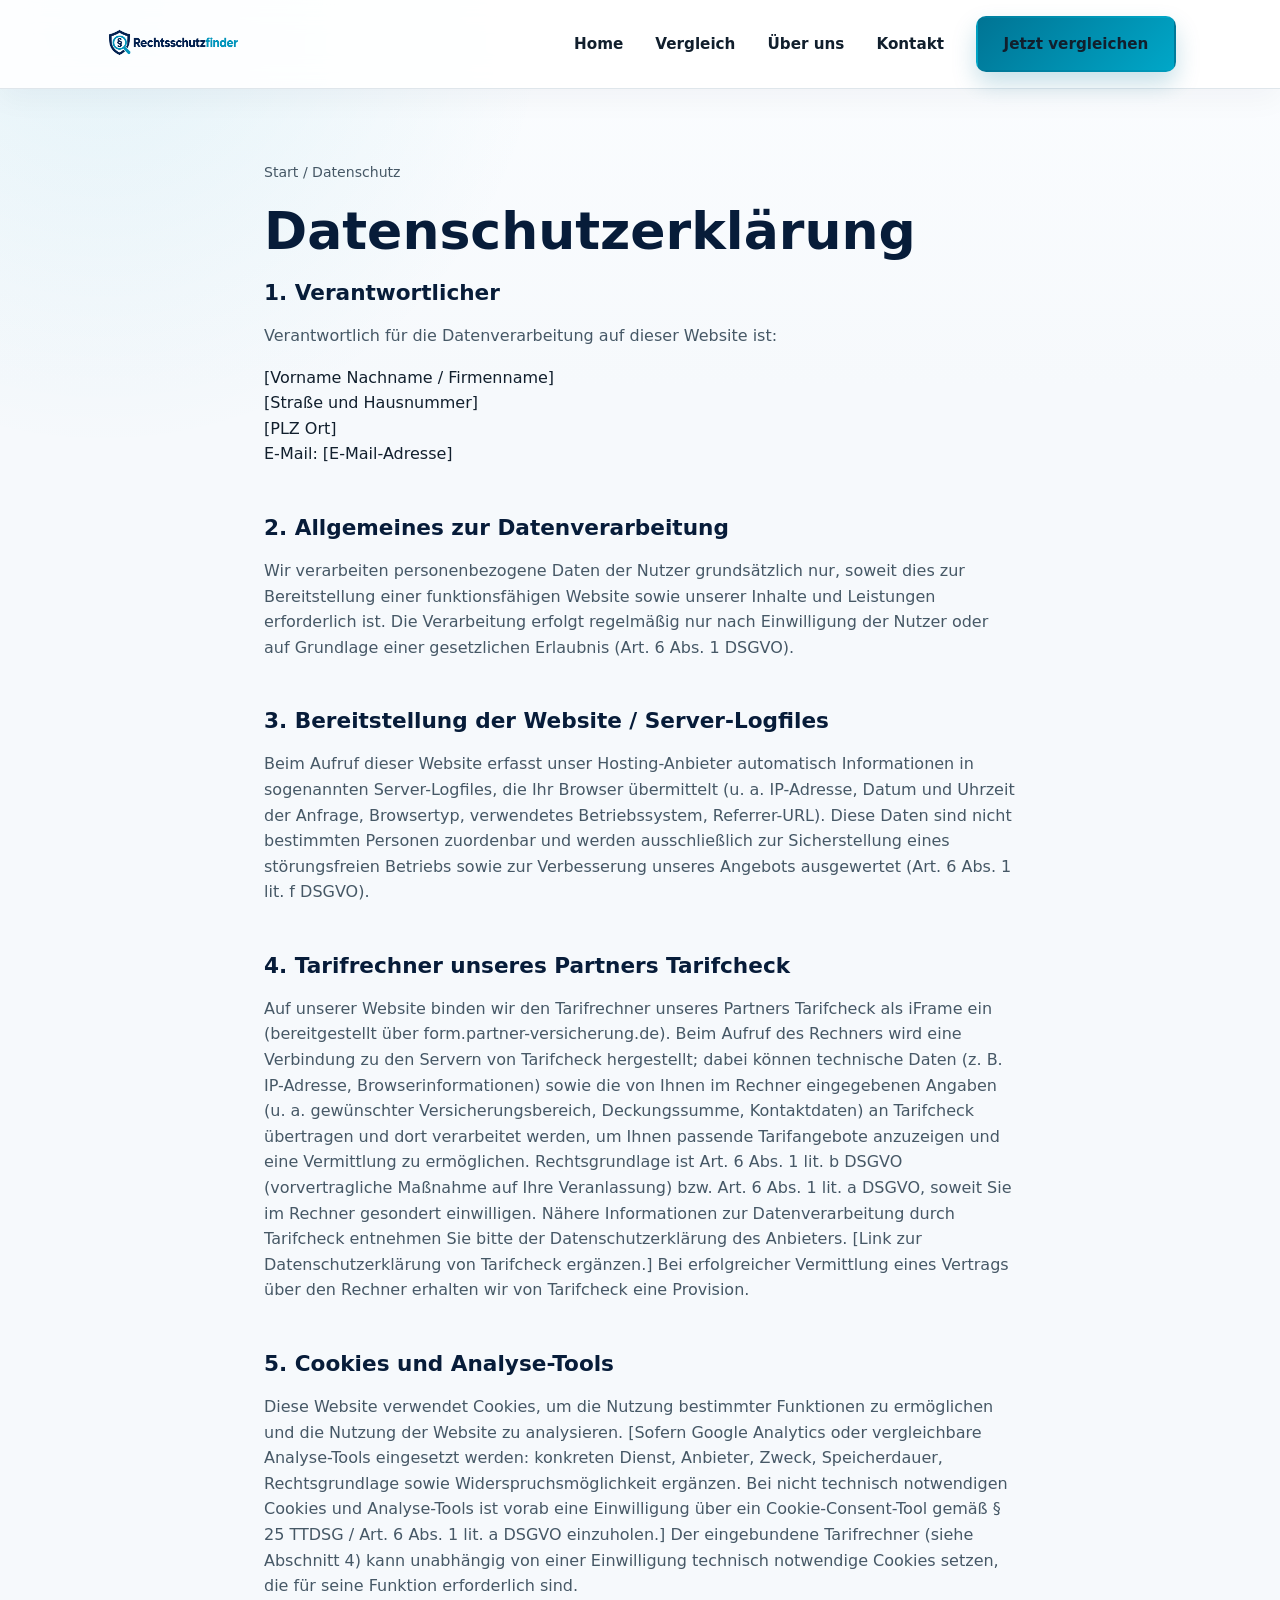
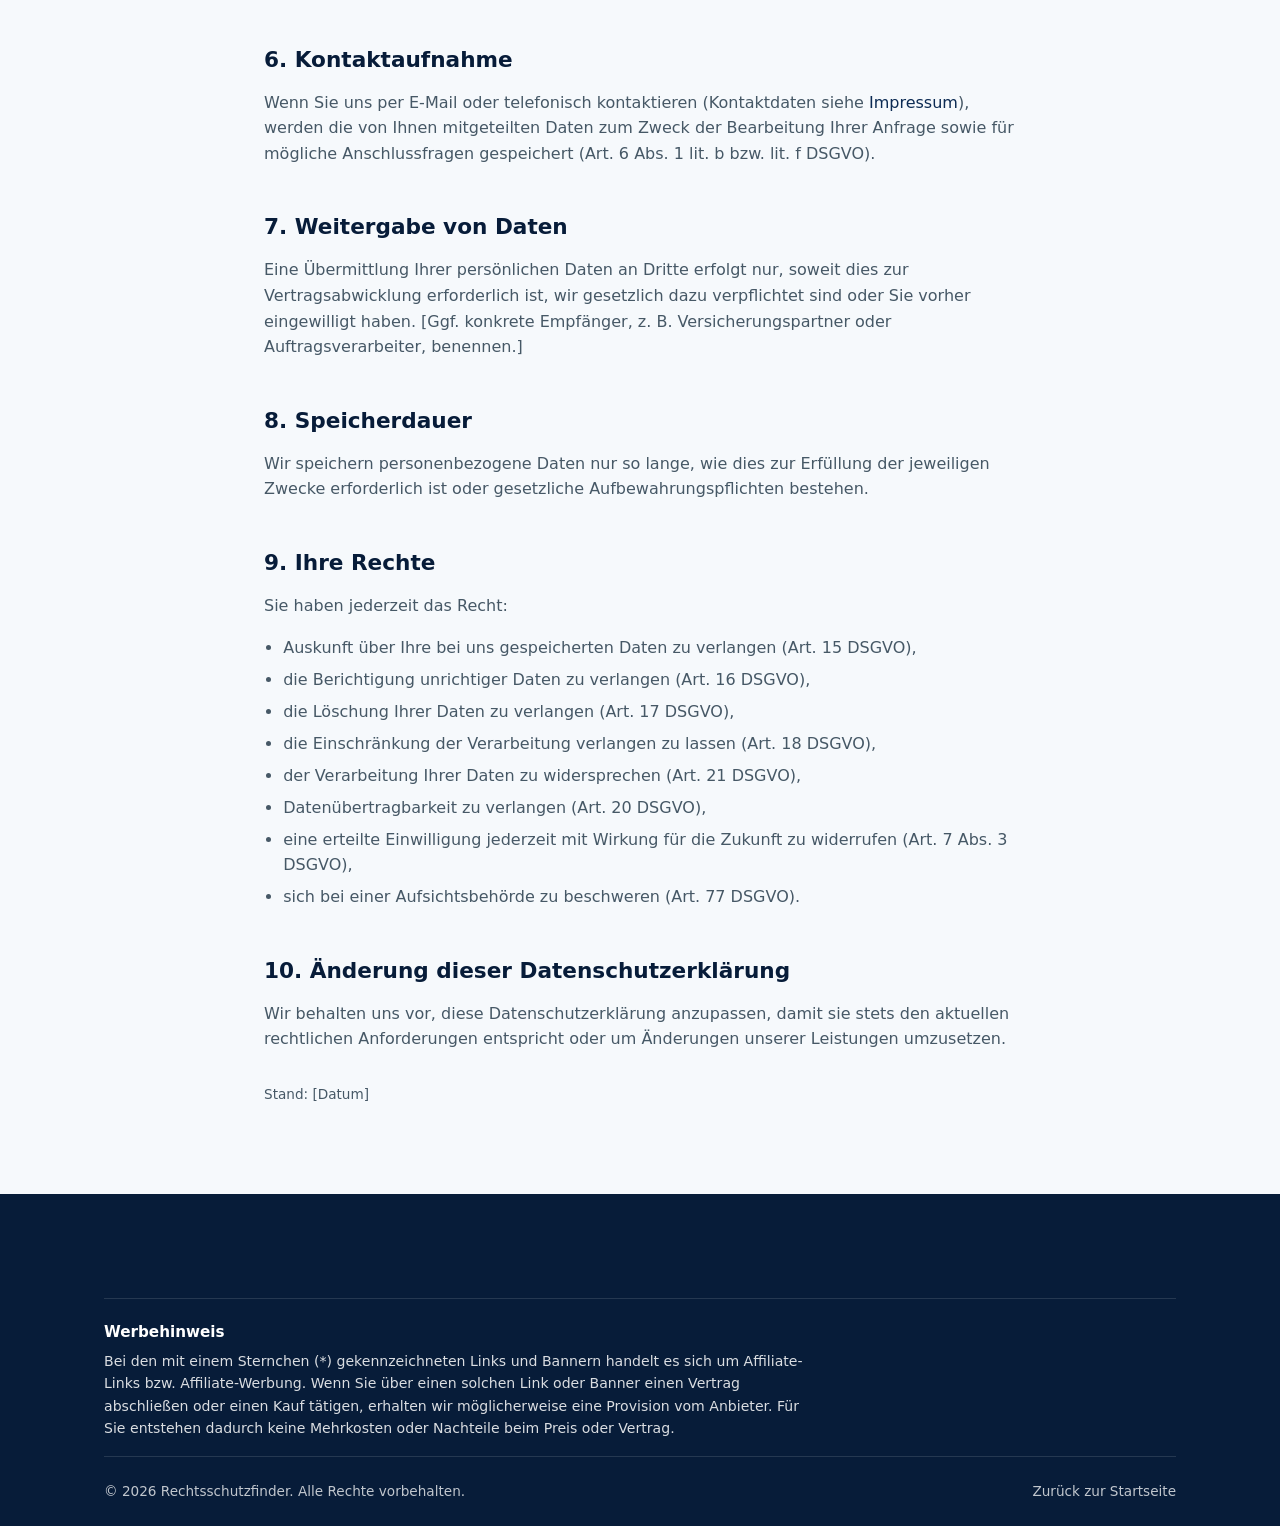
<file: datenschutz.html>
<!DOCTYPE html>
<html lang="de">
<head>
  <!-- Google Tag Manager -->
  <script>(function(w,d,s,l,i){w[l]=w[l]||[];w[l].push({'gtm.start':
  new Date().getTime(),event:'gtm.js'});var f=d.getElementsByTagName(s)[0],
  j=d.createElement(s),dl=l!='dataLayer'?'&l='+l:'';j.async=true;j.src=
  'https://www.googletagmanager.com/gtm.js?id='+i+dl;f.parentNode.insertBefore(j,f);
  })(window,document,'script','dataLayer','GTM-MNPLZW9K');</script>
  <!-- End Google Tag Manager -->
  <meta charset="UTF-8" />
  <meta name="viewport" content="width=device-width, initial-scale=1.0" />
  <title>Datenschutzerklärung – Rechtsschutzfinder</title>
  <meta name="robots" content="noindex" />
  <link rel="icon" href="favicon.ico" sizes="any" />
  <link rel="icon" type="image/png" href="assets/img/icon-192.png" sizes="192x192" />
  <link rel="apple-touch-icon" href="assets/img/icon-180.png" />
  <link rel="stylesheet" href="assets/css/style.css" />
</head>
<body>
  <!-- Google Tag Manager (noscript) -->
  <noscript><iframe src="https://www.googletagmanager.com/ns.html?id=GTM-MNPLZW9K"
  height="0" width="0" style="display:none;visibility:hidden"></iframe></noscript>
  <!-- End Google Tag Manager (noscript) -->

  <header class="site-header">
    <div class="container nav">
      <a href="index.html" class="nav__brand">
        <img src="assets/img/logo.webp" alt="Rechtsschutzfinder" class="nav__logo" />
      </a>
      <button class="nav__toggle" aria-label="Menü öffnen" aria-expanded="false">
        <svg viewBox="0 0 24 24" fill="none" stroke-width="2" stroke-linecap="round">
          <path d="M3 6h18M3 12h18M3 18h18" />
        </svg>
      </button>
      <ul class="nav__links">
        <li><a href="index.html">Home</a></li>
        <li><a href="index.html#vergleich">Vergleich</a></li>
        <li><a href="index.html#ueber-uns">Über uns</a></li>
        <li><a href="impressum.html#kontakt">Kontakt</a></li>
        <li><a href="index.html#rechner" class="btn btn-primary">Jetzt vergleichen</a></li>
      </ul>
    </div>
  </header>

  <main class="legal">
    <div class="container">
      <p class="breadcrumb"><a href="index.html">Start</a> / Datenschutz</p>
      <h1>Datenschutzerklärung</h1>

      <h2>1. Verantwortlicher</h2>
      <p>Verantwortlich für die Datenverarbeitung auf dieser Website ist:</p>
      <address>
        [Vorname Nachname / Firmenname]<br />
        [Straße und Hausnummer]<br />
        [PLZ Ort]<br />
        E-Mail: [E-Mail-Adresse]
      </address>

      <h2>2. Allgemeines zur Datenverarbeitung</h2>
      <p>
        Wir verarbeiten personenbezogene Daten der Nutzer grundsätzlich nur, soweit dies zur
        Bereitstellung einer funktionsfähigen Website sowie unserer Inhalte und Leistungen
        erforderlich ist. Die Verarbeitung erfolgt regelmäßig nur nach Einwilligung der Nutzer
        oder auf Grundlage einer gesetzlichen Erlaubnis (Art. 6 Abs. 1 DSGVO).
      </p>

      <h2>3. Bereitstellung der Website / Server-Logfiles</h2>
      <p>
        Beim Aufruf dieser Website erfasst unser Hosting-Anbieter automatisch Informationen in
        sogenannten Server-Logfiles, die Ihr Browser übermittelt (u. a. IP-Adresse, Datum und
        Uhrzeit der Anfrage, Browsertyp, verwendetes Betriebssystem, Referrer-URL). Diese Daten
        sind nicht bestimmten Personen zuordenbar und werden ausschließlich zur Sicherstellung
        eines störungsfreien Betriebs sowie zur Verbesserung unseres Angebots ausgewertet
        (Art. 6 Abs. 1 lit. f DSGVO).
      </p>

      <h2>4. Tarifrechner unseres Partners Tarifcheck</h2>
      <p>
        Auf unserer Website binden wir den Tarifrechner unseres Partners Tarifcheck als
        iFrame ein (bereitgestellt über form.partner-versicherung.de). Beim Aufruf des
        Rechners wird eine Verbindung zu den Servern von Tarifcheck hergestellt; dabei
        können technische Daten (z. B. IP-Adresse, Browserinformationen) sowie die von
        Ihnen im Rechner eingegebenen Angaben (u. a. gewünschter Versicherungsbereich,
        Deckungssumme, Kontaktdaten) an Tarifcheck übertragen und dort verarbeitet
        werden, um Ihnen passende Tarifangebote anzuzeigen und eine Vermittlung zu
        ermöglichen. Rechtsgrundlage ist Art. 6 Abs. 1 lit. b DSGVO (vorvertragliche
        Maßnahme auf Ihre Veranlassung) bzw. Art. 6 Abs. 1 lit. a DSGVO, soweit Sie im
        Rechner gesondert einwilligen. Nähere Informationen zur Datenverarbeitung durch
        Tarifcheck entnehmen Sie bitte der Datenschutzerklärung des Anbieters. [Link zur
        Datenschutzerklärung von Tarifcheck ergänzen.] Bei erfolgreicher Vermittlung
        eines Vertrags über den Rechner erhalten wir von Tarifcheck eine Provision.
      </p>

      <h2>5. Cookies und Analyse-Tools</h2>
      <p>
        Diese Website verwendet Cookies, um die Nutzung bestimmter Funktionen zu
        ermöglichen und die Nutzung der Website zu analysieren. [Sofern Google Analytics
        oder vergleichbare Analyse-Tools eingesetzt werden: konkreten Dienst, Anbieter,
        Zweck, Speicherdauer, Rechtsgrundlage sowie Widerspruchsmöglichkeit ergänzen. Bei
        nicht technisch notwendigen Cookies und Analyse-Tools ist vorab eine Einwilligung
        über ein Cookie-Consent-Tool gemäß § 25 TTDSG / Art. 6 Abs. 1 lit. a DSGVO
        einzuholen.] Der
        eingebundene Tarifrechner (siehe Abschnitt 4) kann unabhängig von einer
        Einwilligung technisch notwendige Cookies setzen, die für seine Funktion
        erforderlich sind.
      </p>

      <h2>6. Kontaktaufnahme</h2>
      <p>
        Wenn Sie uns per E-Mail oder telefonisch kontaktieren (Kontaktdaten siehe
        <a href="impressum.html#kontakt">Impressum</a>), werden die von Ihnen mitgeteilten
        Daten zum Zweck der Bearbeitung Ihrer Anfrage sowie für mögliche Anschlussfragen
        gespeichert (Art. 6 Abs. 1 lit. b bzw. lit. f DSGVO).
      </p>

      <h2>7. Weitergabe von Daten</h2>
      <p>
        Eine Übermittlung Ihrer persönlichen Daten an Dritte erfolgt nur, soweit dies zur
        Vertragsabwicklung erforderlich ist, wir gesetzlich dazu verpflichtet sind oder Sie
        vorher eingewilligt haben. [Ggf. konkrete Empfänger, z. B. Versicherungspartner oder
        Auftragsverarbeiter, benennen.]
      </p>

      <h2>8. Speicherdauer</h2>
      <p>
        Wir speichern personenbezogene Daten nur so lange, wie dies zur Erfüllung der jeweiligen
        Zwecke erforderlich ist oder gesetzliche Aufbewahrungspflichten bestehen.
      </p>

      <h2>9. Ihre Rechte</h2>
      <p>Sie haben jederzeit das Recht:</p>
      <ul>
        <li>Auskunft über Ihre bei uns gespeicherten Daten zu verlangen (Art. 15 DSGVO),</li>
        <li>die Berichtigung unrichtiger Daten zu verlangen (Art. 16 DSGVO),</li>
        <li>die Löschung Ihrer Daten zu verlangen (Art. 17 DSGVO),</li>
        <li>die Einschränkung der Verarbeitung verlangen zu lassen (Art. 18 DSGVO),</li>
        <li>der Verarbeitung Ihrer Daten zu widersprechen (Art. 21 DSGVO),</li>
        <li>Datenübertragbarkeit zu verlangen (Art. 20 DSGVO),</li>
        <li>eine erteilte Einwilligung jederzeit mit Wirkung für die Zukunft zu widerrufen (Art. 7 Abs. 3 DSGVO),</li>
        <li>sich bei einer Aufsichtsbehörde zu beschweren (Art. 77 DSGVO).</li>
      </ul>

      <h2>10. Änderung dieser Datenschutzerklärung</h2>
      <p>
        Wir behalten uns vor, diese Datenschutzerklärung anzupassen, damit sie stets den
        aktuellen rechtlichen Anforderungen entspricht oder um Änderungen unserer Leistungen
        umzusetzen.
      </p>

      <p style="margin-top: var(--space-4); font-size: 0.85rem;">Stand: [Datum]</p>
    </div>
  </main>

  <footer class="site-footer">
    <div class="container">
      <div class="footer__affiliate">
        <h4>Werbehinweis</h4>
        <p>
          Bei den mit einem Sternchen (*) gekennzeichneten Links und Bannern handelt es sich
          um Affiliate-Links bzw. Affiliate-Werbung. Wenn Sie über einen solchen Link oder
          Banner einen Vertrag abschließen oder einen Kauf tätigen, erhalten wir möglicherweise
          eine Provision vom Anbieter. Für Sie entstehen dadurch keine Mehrkosten oder Nachteile
          beim Preis oder Vertrag.
        </p>
      </div>
      <div class="footer__bottom">
        <span>© 2026 Rechtsschutzfinder. Alle Rechte vorbehalten.</span>
        <span><a href="index.html" style="color:inherit;">Zurück zur Startseite</a></span>
      </div>
    </div>
  </footer>

  <script src="assets/js/main.js"></script>
</body>
</html>
</file>
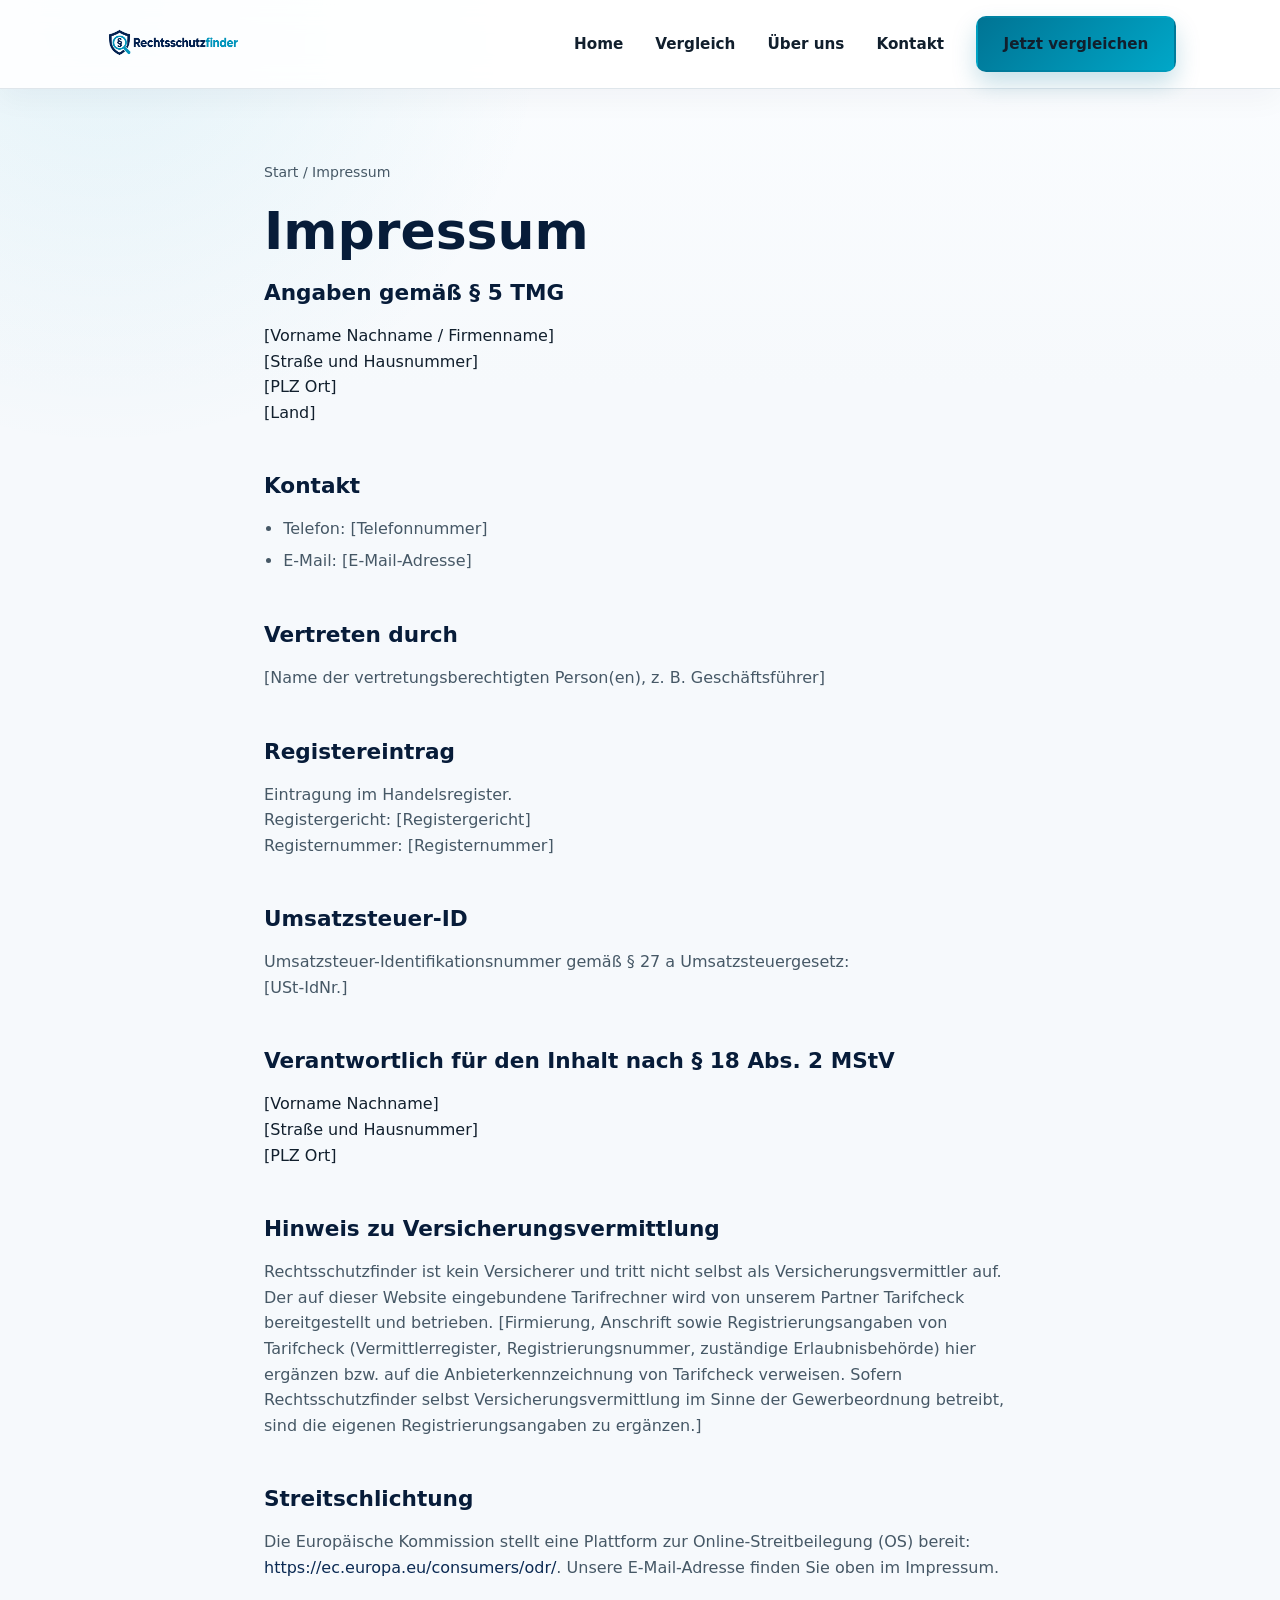
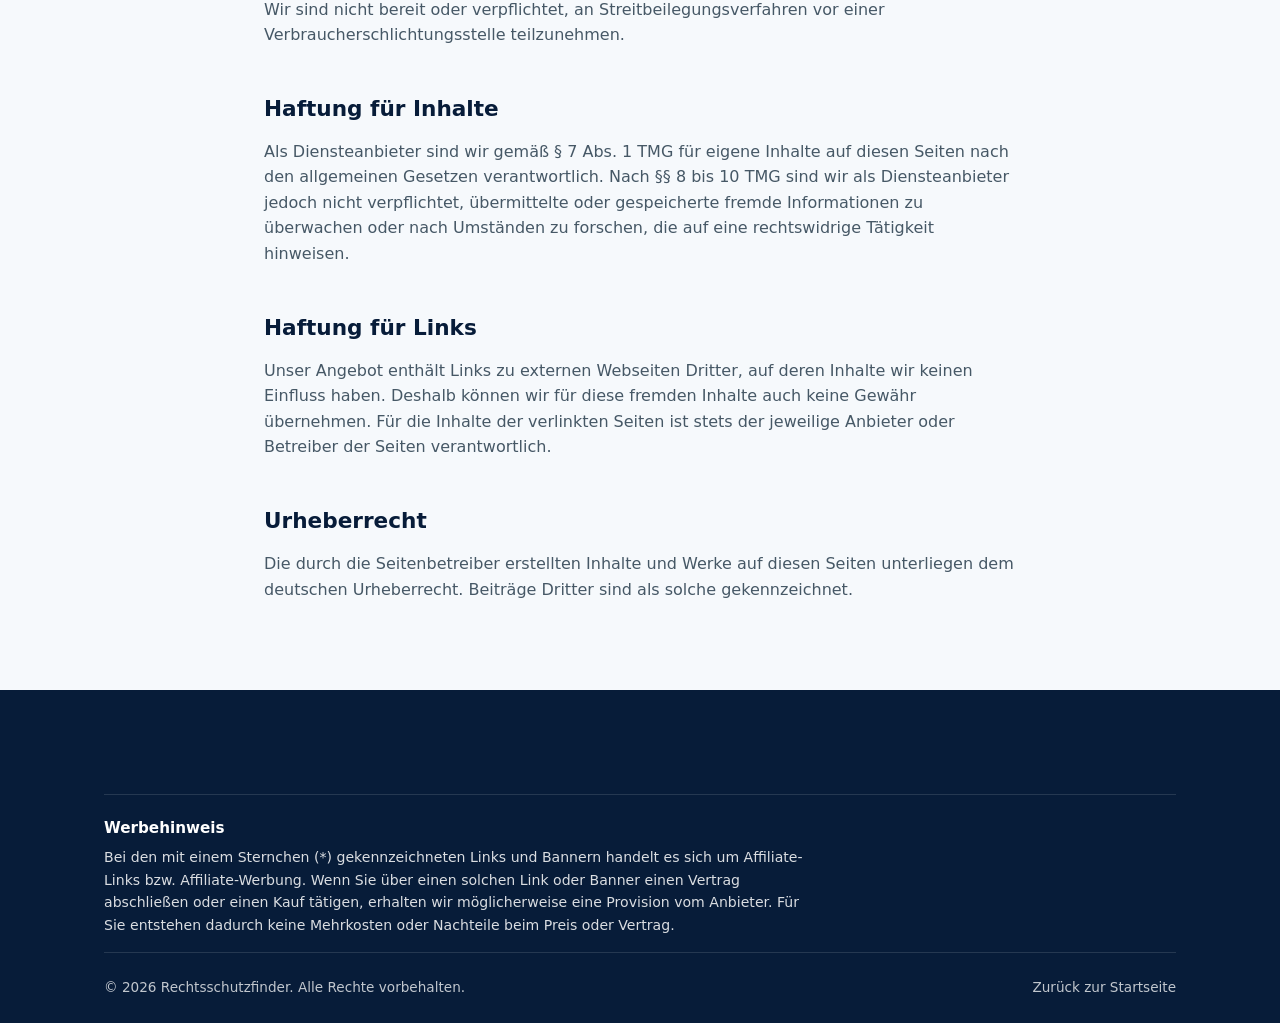
<file: impressum.html>
<!DOCTYPE html>
<html lang="de">
<head>
  <!-- Google Tag Manager -->
  <script>(function(w,d,s,l,i){w[l]=w[l]||[];w[l].push({'gtm.start':
  new Date().getTime(),event:'gtm.js'});var f=d.getElementsByTagName(s)[0],
  j=d.createElement(s),dl=l!='dataLayer'?'&l='+l:'';j.async=true;j.src=
  'https://www.googletagmanager.com/gtm.js?id='+i+dl;f.parentNode.insertBefore(j,f);
  })(window,document,'script','dataLayer','GTM-MNPLZW9K');</script>
  <!-- End Google Tag Manager -->
  <meta charset="UTF-8" />
  <meta name="viewport" content="width=device-width, initial-scale=1.0" />
  <title>Impressum – Rechtsschutzfinder</title>
  <meta name="robots" content="noindex" />
  <link rel="icon" href="favicon.ico" sizes="any" />
  <link rel="icon" type="image/png" href="assets/img/icon-192.png" sizes="192x192" />
  <link rel="apple-touch-icon" href="assets/img/icon-180.png" />
  <link rel="stylesheet" href="assets/css/style.css" />
</head>
<body>
  <!-- Google Tag Manager (noscript) -->
  <noscript><iframe src="https://www.googletagmanager.com/ns.html?id=GTM-MNPLZW9K"
  height="0" width="0" style="display:none;visibility:hidden"></iframe></noscript>
  <!-- End Google Tag Manager (noscript) -->

  <header class="site-header">
    <div class="container nav">
      <a href="index.html" class="nav__brand">
        <img src="assets/img/logo.webp" alt="Rechtsschutzfinder" class="nav__logo" />
      </a>
      <button class="nav__toggle" aria-label="Menü öffnen" aria-expanded="false">
        <svg viewBox="0 0 24 24" fill="none" stroke-width="2" stroke-linecap="round">
          <path d="M3 6h18M3 12h18M3 18h18" />
        </svg>
      </button>
      <ul class="nav__links">
        <li><a href="index.html">Home</a></li>
        <li><a href="index.html#vergleich">Vergleich</a></li>
        <li><a href="index.html#ueber-uns">Über uns</a></li>
        <li><a href="#kontakt">Kontakt</a></li>
        <li><a href="index.html#rechner" class="btn btn-primary">Jetzt vergleichen</a></li>
      </ul>
    </div>
  </header>

  <main class="legal">
    <div class="container">
      <p class="breadcrumb"><a href="index.html">Start</a> / Impressum</p>
      <h1>Impressum</h1>

      <h2>Angaben gemäß § 5 TMG</h2>
      <address>
        [Vorname Nachname / Firmenname]<br />
        [Straße und Hausnummer]<br />
        [PLZ Ort]<br />
        [Land]
      </address>

      <h2 id="kontakt">Kontakt</h2>
      <ul>
        <li>Telefon: [Telefonnummer]</li>
        <li>E-Mail: [E-Mail-Adresse]</li>
      </ul>

      <h2>Vertreten durch</h2>
      <p>[Name der vertretungsberechtigten Person(en), z. B. Geschäftsführer]</p>

      <h2>Registereintrag</h2>
      <p>
        Eintragung im Handelsregister.<br />
        Registergericht: [Registergericht]<br />
        Registernummer: [Registernummer]
      </p>

      <h2>Umsatzsteuer-ID</h2>
      <p>
        Umsatzsteuer-Identifikationsnummer gemäß § 27 a Umsatzsteuergesetz:<br />
        [USt-IdNr.]
      </p>

      <h2>Verantwortlich für den Inhalt nach § 18 Abs. 2 MStV</h2>
      <address>
        [Vorname Nachname]<br />
        [Straße und Hausnummer]<br />
        [PLZ Ort]
      </address>

      <h2>Hinweis zu Versicherungsvermittlung</h2>
      <p>
        Rechtsschutzfinder ist kein Versicherer und tritt nicht selbst als
        Versicherungsvermittler auf. Der auf dieser Website eingebundene Tarifrechner
        wird von unserem Partner Tarifcheck bereitgestellt und betrieben. [Firmierung,
        Anschrift sowie Registrierungsangaben von Tarifcheck (Vermittlerregister,
        Registrierungsnummer, zuständige Erlaubnisbehörde) hier ergänzen bzw. auf die
        Anbieterkennzeichnung von Tarifcheck verweisen. Sofern Rechtsschutzfinder selbst
        Versicherungsvermittlung im Sinne der Gewerbeordnung betreibt, sind die eigenen
        Registrierungsangaben zu ergänzen.]
      </p>

      <h2>Streitschlichtung</h2>
      <p>
        Die Europäische Kommission stellt eine Plattform zur Online-Streitbeilegung (OS) bereit:
        <a href="https://ec.europa.eu/consumers/odr/" target="_blank" rel="noopener">https://ec.europa.eu/consumers/odr/</a>.
        Unsere E-Mail-Adresse finden Sie oben im Impressum.
      </p>
      <p>
        Wir sind nicht bereit oder verpflichtet, an Streitbeilegungsverfahren vor einer
        Verbraucherschlichtungsstelle teilzunehmen.
      </p>

      <h2>Haftung für Inhalte</h2>
      <p>
        Als Diensteanbieter sind wir gemäß § 7 Abs. 1 TMG für eigene Inhalte auf diesen Seiten
        nach den allgemeinen Gesetzen verantwortlich. Nach §§ 8 bis 10 TMG sind wir als
        Diensteanbieter jedoch nicht verpflichtet, übermittelte oder gespeicherte fremde
        Informationen zu überwachen oder nach Umständen zu forschen, die auf eine rechtswidrige
        Tätigkeit hinweisen.
      </p>

      <h2>Haftung für Links</h2>
      <p>
        Unser Angebot enthält Links zu externen Webseiten Dritter, auf deren Inhalte wir keinen
        Einfluss haben. Deshalb können wir für diese fremden Inhalte auch keine Gewähr
        übernehmen. Für die Inhalte der verlinkten Seiten ist stets der jeweilige Anbieter oder
        Betreiber der Seiten verantwortlich.
      </p>

      <h2>Urheberrecht</h2>
      <p>
        Die durch die Seitenbetreiber erstellten Inhalte und Werke auf diesen Seiten unterliegen
        dem deutschen Urheberrecht. Beiträge Dritter sind als solche gekennzeichnet.
      </p>
    </div>
  </main>

  <footer class="site-footer">
    <div class="container">
      <div class="footer__affiliate">
        <h4>Werbehinweis</h4>
        <p>
          Bei den mit einem Sternchen (*) gekennzeichneten Links und Bannern handelt es sich
          um Affiliate-Links bzw. Affiliate-Werbung. Wenn Sie über einen solchen Link oder
          Banner einen Vertrag abschließen oder einen Kauf tätigen, erhalten wir möglicherweise
          eine Provision vom Anbieter. Für Sie entstehen dadurch keine Mehrkosten oder Nachteile
          beim Preis oder Vertrag.
        </p>
      </div>
      <div class="footer__bottom">
        <span>© 2026 Rechtsschutzfinder. Alle Rechte vorbehalten.</span>
        <span><a href="index.html" style="color:inherit;">Zurück zur Startseite</a></span>
      </div>
    </div>
  </footer>

  <script src="assets/js/main.js"></script>
</body>
</html>
</file>
<file: assets/css/style.css>
/* =========================================================
   rechtschutzfinder.de — Design-Tokens & Basisstile
   Farbrichtung: Dunkelblau + Hellblau, abgeleitet aus dem Logo
   ========================================================= */

:root {
  /* Primärfarbe — Dunkelblau aus dem Logo (Schild): Vertrauen, Seriosität */
  --color-primary: #0b2a53;
  --color-primary-dark: #071c39;
  --color-primary-light: #eaf3fb;

  /* Akzentfarbe — Hellblau/Cyan aus dem Logo (Lupe): Handlung, Frische */
  --color-accent: #0095bb;
  --color-accent-dark: #007494;
  --color-accent-light: #e3f6fb;
  --color-accent-strong: #00a7c8;
  --color-gold: #d99b2b;

  /* Neutrale Basis */
  --color-background: #f6f9fc;
  --color-surface: #ffffff;
  --color-surface-muted: #eef5f9;

  /* Text */
  --color-text: #111f2d;
  --color-text-muted: #465866;
  --color-text-inverse: #ffffff;

  /* Rand & Zustände */
  --color-border: #d8e0e7;
  --color-focus: #007494;

  --color-success: #18794e;
  --color-warning: #a15c00;
  --color-error: #b42318;
  --color-info: #175cd3;

  /* Typografie */
  --font-base: "Inter", "Segoe UI", system-ui, -apple-system, sans-serif;

  /* Abstände */
  --space-1: 0.5rem;
  --space-2: 1rem;
  --space-3: 1.5rem;
  --space-4: 2rem;
  --space-5: 3rem;
  --space-6: 4.5rem;
  --space-7: 6rem;

  /* Radius & Schatten */
  --radius-md: 10px;
  --radius-lg: 16px;
  --shadow-sm: 0 1px 2px rgba(23, 33, 43, 0.06);
  --shadow-md: 0 8px 24px rgba(23, 33, 43, 0.08);
  --shadow-lg: 0 16px 40px rgba(23, 33, 43, 0.12);
  --shadow-xl: 0 24px 70px rgba(7, 28, 57, 0.16);

  --container: 1120px;
}

/* -------------------- Reset -------------------- */
*,
*::before,
*::after {
  box-sizing: border-box;
}

html {
  scroll-behavior: smooth;
}

html {
  overflow-x: hidden;
}

body {
  margin: 0;
  overflow-x: hidden;
  font-family: var(--font-base);
  color: var(--color-text);
  background:
    radial-gradient(circle at 8% 0%, rgba(0, 149, 187, 0.09), transparent 28rem),
    linear-gradient(180deg, #fbfdff 0%, var(--color-background) 24rem);
  line-height: 1.6;
  -webkit-font-smoothing: antialiased;
  overflow-wrap: break-word;
}

img {
  max-width: 100%;
  display: block;
}

a {
  color: var(--color-primary);
  text-decoration: none;
}

a:focus-visible,
button:focus-visible,
input:focus-visible,
textarea:focus-visible {
  outline: 3px solid var(--color-focus);
  outline-offset: 2px;
}

ul {
  margin: 0;
  padding: 0;
}

h1, h2, h3, h4 {
  margin: 0 0 var(--space-2);
  line-height: 1.25;
  font-weight: 700;
  color: var(--color-primary-dark);
}

h1 { font-size: clamp(2rem, 4vw + 1rem, 3.25rem); }
h2 { font-size: clamp(1.6rem, 2.2vw + 1rem, 2.25rem); }
h3 { font-size: 1.25rem; }

p {
  margin: 0 0 var(--space-2);
  color: var(--color-text-muted);
}

.container {
  max-width: var(--container);
  margin: 0 auto;
  padding: 0 var(--space-3);
}

section {
  padding: var(--space-6) 0;
}

/* -------------------- Header / Navigation -------------------- */
.site-header {
  position: sticky;
  top: 0;
  z-index: 50;
  background: rgba(255, 255, 255, 0.88);
  backdrop-filter: blur(14px);
  border-bottom: 1px solid rgba(216, 224, 231, 0.8);
  box-shadow: 0 10px 30px rgba(7, 28, 57, 0.04);
}

.nav {
  display: flex;
  align-items: center;
  justify-content: space-between;
  padding-top: var(--space-2);
  padding-bottom: var(--space-2);
  gap: var(--space-2);
}

.nav__brand {
  display: flex;
  align-items: center;
  gap: 0.5rem;
  font-weight: 800;
  font-size: 1.15rem;
  color: var(--color-primary-dark);
}

.nav__brand span {
  color: var(--color-accent);
}

.nav__logo {
  height: 46px;
  width: auto;
  display: block;
}

.nav__links {
  display: flex;
  align-items: center;
  gap: var(--space-4);
  list-style: none;
}

.nav__links a {
  color: var(--color-text);
  font-weight: 650;
  font-size: 0.95rem;
}

.nav__links a:hover {
  color: var(--color-primary);
}

.nav__cta {
  display: none;
}

.nav__toggle {
  display: inline-flex;
  background: none;
  border: none;
  cursor: pointer;
  padding: 0.4rem;
}

.nav__toggle svg {
  width: 26px;
  height: 26px;
  stroke: var(--color-primary-dark);
}

@media (min-width: 860px) {
  .nav__toggle { display: none; }
  .nav__links {
    position: static;
    flex-direction: row;
    background: none;
    box-shadow: none;
    padding: 0;
  }
  .nav__cta { display: inline-flex; }
}

@media (max-width: 859px) {
  .nav__links {
    position: absolute;
    top: 100%;
    left: 0;
    right: 0;
    flex-direction: column;
    align-items: flex-start;
    background: var(--color-surface);
    padding: var(--space-3);
    gap: var(--space-2);
    border-bottom: 1px solid var(--color-border);
    box-shadow: var(--shadow-md);
    display: none;
  }
  .nav__links.is-open {
    display: flex;
  }
  .nav__links .btn {
    width: 100%;
    justify-content: center;
  }
}

/* -------------------- Buttons -------------------- */
.btn {
  display: inline-flex;
  align-items: center;
  justify-content: center;
  gap: 0.5rem;
  padding: 0.85rem 1.6rem;
  border-radius: var(--radius-md);
  font-weight: 750;
  font-size: 0.98rem;
  border: 2px solid transparent;
  cursor: pointer;
  transition: transform 0.15s ease, background-color 0.15s ease, border-color 0.15s ease, box-shadow 0.15s ease;
}

.btn svg {
  width: 1.05em;
  height: 1.05em;
  flex-shrink: 0;
  stroke: currentColor;
}

.btn-primary {
  background: linear-gradient(135deg, var(--color-accent-dark), var(--color-accent-strong));
  color: var(--color-text-inverse);
  box-shadow: 0 12px 24px rgba(0, 116, 148, 0.22);
}

.btn-primary:hover {
  background: linear-gradient(135deg, #005c76, #008bad);
  box-shadow: 0 16px 30px rgba(0, 116, 148, 0.28);
  transform: translateY(-1px);
}

.btn-secondary {
  background: rgba(255, 255, 255, 0.78);
  color: var(--color-primary-dark);
  border-color: rgba(11, 42, 83, 0.22);
}

.btn-secondary:hover {
  background: #fff;
  border-color: rgba(0, 149, 187, 0.45);
  color: var(--color-accent-dark);
  transform: translateY(-1px);
}

.btn-lg {
  padding: 1rem 2rem;
  font-size: 1.05rem;
}

/* -------------------- Hero -------------------- */
.hero {
  padding: var(--space-7) 0 var(--space-6);
  background:
    linear-gradient(135deg, rgba(231, 241, 248, 0.98) 0%, rgba(255, 255, 255, 0.82) 56%, rgba(227, 246, 251, 0.82) 100%);
  position: relative;
  overflow: hidden;
}

.hero::after {
  content: "";
  position: absolute;
  inset: auto -10% -42% 44%;
  height: 28rem;
  background: linear-gradient(120deg, rgba(0, 149, 187, 0.12), rgba(11, 42, 83, 0.1));
  transform: skewY(-8deg);
  pointer-events: none;
}

.hero__grid {
  display: grid;
  gap: var(--space-5);
  align-items: center;
  position: relative;
  z-index: 1;
}

.hero__grid > * {
  min-width: 0;
}

@media (min-width: 900px) {
  .hero__grid {
    grid-template-columns: 1.1fr 0.9fr;
  }
}

.hero__eyebrow {
  display: inline-flex;
  align-items: center;
  gap: 0.4rem;
  background: rgba(255, 255, 255, 0.78);
  color: var(--color-accent-dark);
  font-weight: 700;
  font-size: 0.8rem;
  letter-spacing: 0.03em;
  text-transform: uppercase;
  padding: 0.4rem 0.9rem;
  border-radius: 999px;
  margin-bottom: var(--space-2);
  border: 1px solid rgba(0, 149, 187, 0.18);
  box-shadow: var(--shadow-sm);
}

.hero h1 {
  color: #06182f;
  max-width: 12ch;
}

.hero__lead {
  font-size: 1.15rem;
  max-width: 46ch;
  color: #314656;
}

.hero__actions {
  display: flex;
  flex-wrap: wrap;
  gap: var(--space-2);
  margin-top: var(--space-3);
}

.hero__trust {
  display: flex;
  flex-wrap: wrap;
  gap: var(--space-3);
  margin-top: var(--space-4);
  color: #314656;
  font-size: 0.9rem;
}

.hero__trust li {
  display: flex;
  align-items: center;
  gap: 0.4rem;
  list-style: none;
}

.hero__trust svg {
  width: 18px;
  height: 18px;
  stroke: var(--color-accent);
  flex-shrink: 0;
}

.hero__visual {
  position: relative;
  min-height: 520px;
}

.hero__image {
  width: 100%;
  aspect-ratio: 16 / 11;
  object-fit: cover;
  border-radius: 18px;
  border: 1px solid rgba(216, 224, 231, 0.82);
  box-shadow: var(--shadow-xl);
}

.hero__card {
  background: var(--color-surface);
  border: 1px solid rgba(216, 224, 231, 0.9);
  border-radius: 14px;
  box-shadow: 0 18px 45px rgba(7, 28, 57, 0.16);
  padding: var(--space-3);
}

.hero__visual .hero__card {
  position: absolute;
  left: -1.5rem;
  right: 2rem;
  bottom: -1.5rem;
  max-width: 440px;
}

.hero__card h3 {
  margin-bottom: var(--space-1);
}

.hero__card p {
  font-size: 0.78rem;
  margin: var(--space-2) 0 0;
}

.hero__card-kicker {
  display: inline-flex;
  color: var(--color-accent-dark);
  font-size: 0.76rem;
  font-weight: 800;
  letter-spacing: 0.04em;
  text-transform: uppercase;
  margin-bottom: 0.35rem;
}

.hero__card-button {
  width: 100%;
  margin-top: var(--space-2);
}

@media (max-width: 899px) {
  .hero__visual {
    min-height: auto;
  }

  .hero__visual .hero__card {
    position: relative;
    left: auto;
    right: auto;
    bottom: auto;
    max-width: none;
    margin: -2rem var(--space-2) 0;
  }
}

@media (max-width: 520px) {
  .nav__logo {
    height: 42px;
  }

  .nav__toggle {
    padding: 0.55rem;
    margin-right: -0.55rem;
  }

  .hero {
    padding-top: var(--space-5);
  }

  .hero h1 {
    max-width: none;
  }

  .hero__actions .btn {
    width: 100%;
  }

  .steps-panel {
    padding: var(--space-3);
  }
}

/* -------------------- Section headers -------------------- */
.section-head {
  max-width: 62ch;
  margin: 0 auto var(--space-5);
  text-align: center;
}

.section-head__logo {
  height: 40px;
  width: auto;
  margin: 0 auto var(--space-2);
}

.section-head .eyebrow {
  display: inline-block;
  color: var(--color-accent-dark);
  font-weight: 700;
  font-size: 0.8rem;
  letter-spacing: 0.04em;
  text-transform: uppercase;
  margin-bottom: var(--space-1);
}

/* -------------------- Cards / Grid -------------------- */
.grid {
  display: grid;
  gap: var(--space-3);
}

.grid > * {
  min-width: 0;
}

.grid-3 {
  grid-template-columns: repeat(auto-fit, minmax(260px, 1fr));
}

.grid-4 {
  grid-template-columns: repeat(auto-fit, minmax(220px, 1fr));
}

.card {
  background: var(--color-surface);
  border: 1px solid rgba(216, 224, 231, 0.92);
  border-radius: 14px;
  padding: var(--space-3);
  box-shadow: 0 10px 28px rgba(7, 28, 57, 0.06);
  transition: transform 0.18s ease, box-shadow 0.18s ease, border-color 0.18s ease;
}

.card:hover {
  border-color: rgba(0, 149, 187, 0.32);
  box-shadow: 0 18px 42px rgba(7, 28, 57, 0.1);
  transform: translateY(-2px);
}

.card__icon {
  width: 44px;
  height: 44px;
  border-radius: 12px;
  background: linear-gradient(135deg, var(--color-primary-light), var(--color-accent-light));
  display: flex;
  align-items: center;
  justify-content: center;
  margin-bottom: var(--space-2);
}

.card__icon svg {
  width: 22px;
  height: 22px;
  stroke: var(--color-accent-dark);
}

.card h3 {
  font-size: 1.05rem;
  margin-bottom: 0.4rem;
}

.card p {
  font-size: 0.92rem;
  margin-bottom: 0;
}

/* -------------------- How it works -------------------- */
.steps {
  counter-reset: step;
  display: grid;
  gap: var(--space-3);
  grid-template-columns: repeat(auto-fit, minmax(220px, 1fr));
}

.steps-panel {
  background: #fff;
  border: 1px solid rgba(216, 224, 231, 0.95);
  border-radius: 16px;
  box-shadow: 0 18px 45px rgba(7, 28, 57, 0.08);
  padding: var(--space-4);
  margin-bottom: var(--space-5);
  position: relative;
  overflow: hidden;
}

.steps-panel::before {
  content: "";
  position: absolute;
  top: 0;
  left: 0;
  right: 0;
  height: 5px;
  background: linear-gradient(90deg, var(--color-primary), var(--color-accent-strong), var(--color-gold));
}

.steps-panel__head {
  text-align: center;
  max-width: 56ch;
  margin: 0 auto var(--space-4);
}

.steps-panel__head .eyebrow {
  display: inline-block;
  color: var(--color-accent-dark);
  font-weight: 800;
  font-size: 0.78rem;
  letter-spacing: 0.04em;
  text-transform: uppercase;
  margin-bottom: var(--space-1);
}

.steps-panel__head h3 {
  font-size: clamp(1.35rem, 1.4vw + 1rem, 1.8rem);
  margin-bottom: 0;
}

.step {
  position: relative;
  min-height: 100%;
  padding: 4.9rem var(--space-3) var(--space-3);
  background: linear-gradient(180deg, #ffffff 0%, #f8fbfd 100%);
  border: 1px solid rgba(216, 224, 231, 0.82);
  border-radius: 12px;
  box-shadow: 0 8px 22px rgba(7, 28, 57, 0.05);
  text-align: center;
}

.step::after {
  content: "";
  position: absolute;
  top: 3.1rem;
  left: var(--space-3);
  right: var(--space-3);
  height: 1px;
  background: rgba(216, 224, 231, 0.72);
}

.step::before {
  counter-increment: step;
  content: counter(step);
  display: inline-flex;
  align-items: center;
  justify-content: center;
  width: 40px;
  height: 40px;
  border-radius: 999px;
  background: linear-gradient(135deg, var(--color-primary), var(--color-accent-dark));
  color: var(--color-text-inverse);
  font-weight: 700;
  position: absolute;
  top: 1.15rem;
  left: 50%;
  transform: translateX(-50%);
  box-shadow: 0 10px 20px rgba(0, 116, 148, 0.18);
  z-index: 1;
}

.step h3 {
  font-size: 1.05rem;
  margin-bottom: 0.65rem;
}

.step p {
  margin-bottom: 0;
}

/* -------------------- Alt section -------------------- */
.section-muted {
  background: linear-gradient(180deg, var(--color-surface-muted), #f7fbfd);
}

.section-dark {
  background: var(--color-primary-dark);
  color: var(--color-text-inverse);
}

.section-dark h2,
.section-dark h3 {
  color: var(--color-text-inverse);
}

.section-dark p {
  color: rgba(255, 255, 255, 0.78);
}

/* -------------------- Testimonials -------------------- */
.quote {
  background: var(--color-surface);
  border: 1px solid rgba(216, 224, 231, 0.92);
  border-radius: 14px;
  padding: var(--space-3);
  box-shadow: 0 10px 28px rgba(7, 28, 57, 0.06);
}

.quote__stars {
  color: var(--color-gold);
  margin-bottom: var(--space-1);
  font-size: 0.95rem;
}

.quote__author {
  display: flex;
  align-items: center;
  gap: 0.6rem;
  margin-top: var(--space-2);
  font-size: 0.88rem;
  color: var(--color-text-muted);
}

.quote__avatar {
  width: 36px;
  height: 36px;
  border-radius: 999px;
  background: var(--color-primary-light);
  color: var(--color-primary);
  display: flex;
  align-items: center;
  justify-content: center;
  font-weight: 700;
  font-size: 0.85rem;
}

/* -------------------- FAQ -------------------- */
.faq {
  max-width: 760px;
  margin: 0 auto;
}

.faq-item {
  border-bottom: 1px solid var(--color-border);
}

.faq-item summary {
  cursor: pointer;
  list-style: none;
  padding: var(--space-2) 0;
  font-weight: 600;
  color: var(--color-text);
  display: flex;
  align-items: center;
  justify-content: space-between;
  gap: var(--space-2);
}

.faq-item summary::-webkit-details-marker {
  display: none;
}

.faq-item summary::after {
  content: "+";
  font-size: 1.4rem;
  color: var(--color-primary);
  flex-shrink: 0;
}

.faq-item[open] summary::after {
  content: "\2212";
}

.faq-item p {
  padding-bottom: var(--space-2);
  margin: 0;
}

/* -------------------- CTA band -------------------- */
.cta-band {
  background:
    linear-gradient(135deg, rgba(7, 28, 57, 0.96), rgba(0, 116, 148, 0.92)),
    url("../img/hero-rechtsschutz-vergleich.jpg") center / cover;
  border-radius: 16px;
  padding: var(--space-5);
  text-align: center;
  color: var(--color-text-inverse);
  box-shadow: var(--shadow-xl);
  overflow: hidden;
}

.cta-band h2,
.cta-band p {
  color: var(--color-text-inverse);
}

.cta-band .btn-secondary {
  background: transparent;
  border-color: var(--color-text-inverse);
  color: var(--color-text-inverse);
}

.cta-band .btn-secondary:hover {
  background: rgba(255, 255, 255, 0.12);
}

/* -------------------- Footer -------------------- */
.site-footer {
  background: var(--color-primary-dark);
  color: rgba(255, 255, 255, 0.75);
  padding: var(--space-6) 0 var(--space-3);
}

.footer__grid {
  display: grid;
  gap: var(--space-4);
  grid-template-columns: repeat(auto-fit, minmax(180px, 1fr));
  margin-bottom: var(--space-5);
}

.footer__grid > * {
  min-width: 0;
}

.footer__brand {
  font-weight: 800;
  color: #fff;
  font-size: 1.1rem;
  margin-bottom: var(--space-1);
}

.footer__brand span {
  color: var(--color-accent);
}

.footer__logo {
  height: 40px;
  width: auto;
  display: block;
  margin-bottom: var(--space-1);
}

.footer h4 {
  color: #fff;
  font-size: 0.9rem;
  text-transform: uppercase;
  letter-spacing: 0.04em;
  margin-bottom: var(--space-2);
}

.footer__links {
  list-style: none;
  display: flex;
  flex-direction: column;
  gap: 0.6rem;
}

.footer__links a {
  color: rgba(255, 255, 255, 0.75);
  font-size: 0.92rem;
}

.footer__links a:hover {
  color: #fff;
}

.footer__bottom {
  border-top: 1px solid rgba(255, 255, 255, 0.12);
  padding-top: var(--space-3);
  display: flex;
  flex-wrap: wrap;
  gap: var(--space-2);
  align-items: center;
  justify-content: space-between;
  font-size: 0.85rem;
}

/* -------------------- Werbehinweis (Affiliate-Kennzeichnung) --------------------
   Zentrale Komponente: Jedes Element, das zu Affiliate-Werbung führt oder
   selbst Affiliate-Werbung ist (Link, Button, Banner-Container, verlinktes
   Anbieterlogo), erhält das Attribut `data-affiliate`. Das Sternchen wird
   dadurch automatisch und einheitlich ergänzt - es darf nicht mehr manuell
   in den Linktext getippt werden.

   Beispiel Link/Button:  <a href="..." data-affiliate>Zum Anbieter</a>
   Beispiel Banner/Logo:  <a href="..." data-affiliate><img ...></a>
   Interne Links/Buttons (z. B. Anker auf derselben Seite) erhalten das
   Attribut NICHT.
   -------------------------------------------------------------------- */
[data-affiliate] {
  position: relative;
}

[data-affiliate]::after {
  content: "*";
  margin-left: 0.2em;
  font-weight: 800;
  color: var(--color-accent-dark);
}

.affiliate-banner-badge {
  display: inline-flex;
  align-items: center;
  background: var(--color-surface-muted);
  border: 1px solid var(--color-border);
  color: var(--color-text-muted);
  font-size: 0.78rem;
  font-weight: 700;
  text-transform: uppercase;
  letter-spacing: 0.03em;
  padding: 0.35rem 0.8rem;
  border-radius: 999px;
  margin-bottom: var(--space-2);
}

.footer__affiliate {
  border-top: 1px solid rgba(255, 255, 255, 0.12);
  margin-top: var(--space-4);
  padding-top: var(--space-3);
}

.footer__affiliate h4 {
  color: #fff;
  font-size: 0.95rem;
  font-weight: 700;
  margin-bottom: var(--space-1);
}

.footer__affiliate p {
  color: rgba(255, 255, 255, 0.85);
  font-size: 0.88rem;
  line-height: 1.6;
  max-width: 78ch;
}

/* -------------------- Legal pages -------------------- */
.legal {
  padding: var(--space-6) 0;
}

.legal .container {
  max-width: 800px;
}

.legal h2 {
  margin-top: var(--space-5);
  font-size: 1.35rem;
}

.legal h2:first-of-type {
  margin-top: 0;
}

.legal address {
  font-style: normal;
}

.legal ul {
  padding-left: 1.2rem;
  margin-bottom: var(--space-2);
}

.legal li {
  color: var(--color-text-muted);
  margin-bottom: 0.4rem;
}

.breadcrumb {
  font-size: 0.88rem;
  color: var(--color-text-muted);
  margin-bottom: var(--space-2);
}

.breadcrumb a {
  color: var(--color-text-muted);
}

.breadcrumb a:hover {
  color: var(--color-primary);
}

/* -------------------- Hero steps -------------------- */
.hero-steps {
  list-style: none;
  display: flex;
  flex-direction: column;
  gap: var(--space-2);
  margin-bottom: var(--space-2);
}

.hero-steps li {
  display: flex;
  align-items: center;
  gap: 0.7rem;
  font-size: 0.92rem;
  color: var(--color-text);
}

.hero-steps li span {
  flex-shrink: 0;
  width: 26px;
  height: 26px;
  border-radius: 999px;
  background: linear-gradient(135deg, var(--color-primary-light), var(--color-accent-light));
  color: var(--color-accent-dark);
  font-weight: 700;
  font-size: 0.82rem;
  display: flex;
  align-items: center;
  justify-content: center;
}

/* -------------------- Rechner / Calculator -------------------- */
.calculator-card {
  background: var(--color-surface);
  border: 1px solid rgba(216, 224, 231, 0.95);
  border-radius: 16px;
  box-shadow: var(--shadow-lg);
  padding: var(--space-3);
}

/* -------------------- Comparison table -------------------- */
.table-filter {
  display: flex;
  flex-wrap: wrap;
  gap: 0.6rem;
  justify-content: center;
  margin-bottom: var(--space-3);
}

.filter-btn {
  border: 1px solid var(--color-border);
  background: var(--color-surface);
  color: var(--color-text);
  padding: 0.5rem 1rem;
  border-radius: 999px;
  font-size: 0.88rem;
  font-weight: 600;
  cursor: pointer;
  transition: background-color 0.15s ease, color 0.15s ease, border-color 0.15s ease;
}

.filter-btn:hover {
  border-color: var(--color-primary);
}

.filter-btn.is-active {
  background: var(--color-primary);
  border-color: var(--color-primary);
  color: var(--color-text-inverse);
}

.table-wrap {
  overflow-x: auto;
  border: 1px solid var(--color-border);
  border-radius: var(--radius-lg);
  background: var(--color-surface);
  box-shadow: var(--shadow-sm);
}

.compare-table {
  width: 100%;
  border-collapse: collapse;
  min-width: 480px;
}

.compare-table th,
.compare-table td {
  padding: 0.9rem 1.1rem;
  text-align: center;
  border-bottom: 1px solid var(--color-border);
  font-size: 0.92rem;
}

.compare-table th {
  background: var(--color-primary-light);
  color: var(--color-primary-dark);
  font-weight: 700;
}

.compare-table td:first-child,
.compare-table th:first-child {
  text-align: left;
  color: var(--color-text);
  font-weight: 500;
}

.compare-table tr:last-child td {
  border-bottom: none;
}

.compare-table tr.is-hidden {
  display: none;
}

.compare-table .yes {
  color: var(--color-accent-dark);
  font-weight: 700;
}

.compare-table .no {
  color: var(--color-text-muted);
}

.compare-cta {
  display: flex;
  justify-content: center;
  margin-top: var(--space-3);
}

/* -------------------- Affiliate note -------------------- */
.affiliate-note {
  max-width: 62ch;
  margin: var(--space-4) auto 0;
  text-align: center;
  font-size: 0.8rem;
  color: var(--color-text-muted);
}

/* -------------------- Footer social -------------------- */
.footer__social {
  display: flex;
  gap: 0.7rem;
  margin-top: var(--space-2);
}

.footer__social a {
  width: 36px;
  height: 36px;
  border-radius: 999px;
  background: rgba(255, 255, 255, 0.08);
  display: flex;
  align-items: center;
  justify-content: center;
  transition: background-color 0.15s ease;
}

.footer__social a:hover {
  background: rgba(255, 255, 255, 0.18);
}

.footer__social svg {
  width: 18px;
  height: 18px;
  stroke: #fff;
}

/* -------------------- Utilities -------------------- */
.text-center { text-align: center; }
.mt-0 { margin-top: 0; }
.visually-hidden {
  position: absolute;
  width: 1px;
  height: 1px;
  overflow: hidden;
  clip: rect(0 0 0 0);
  white-space: nowrap;
}
</file>
